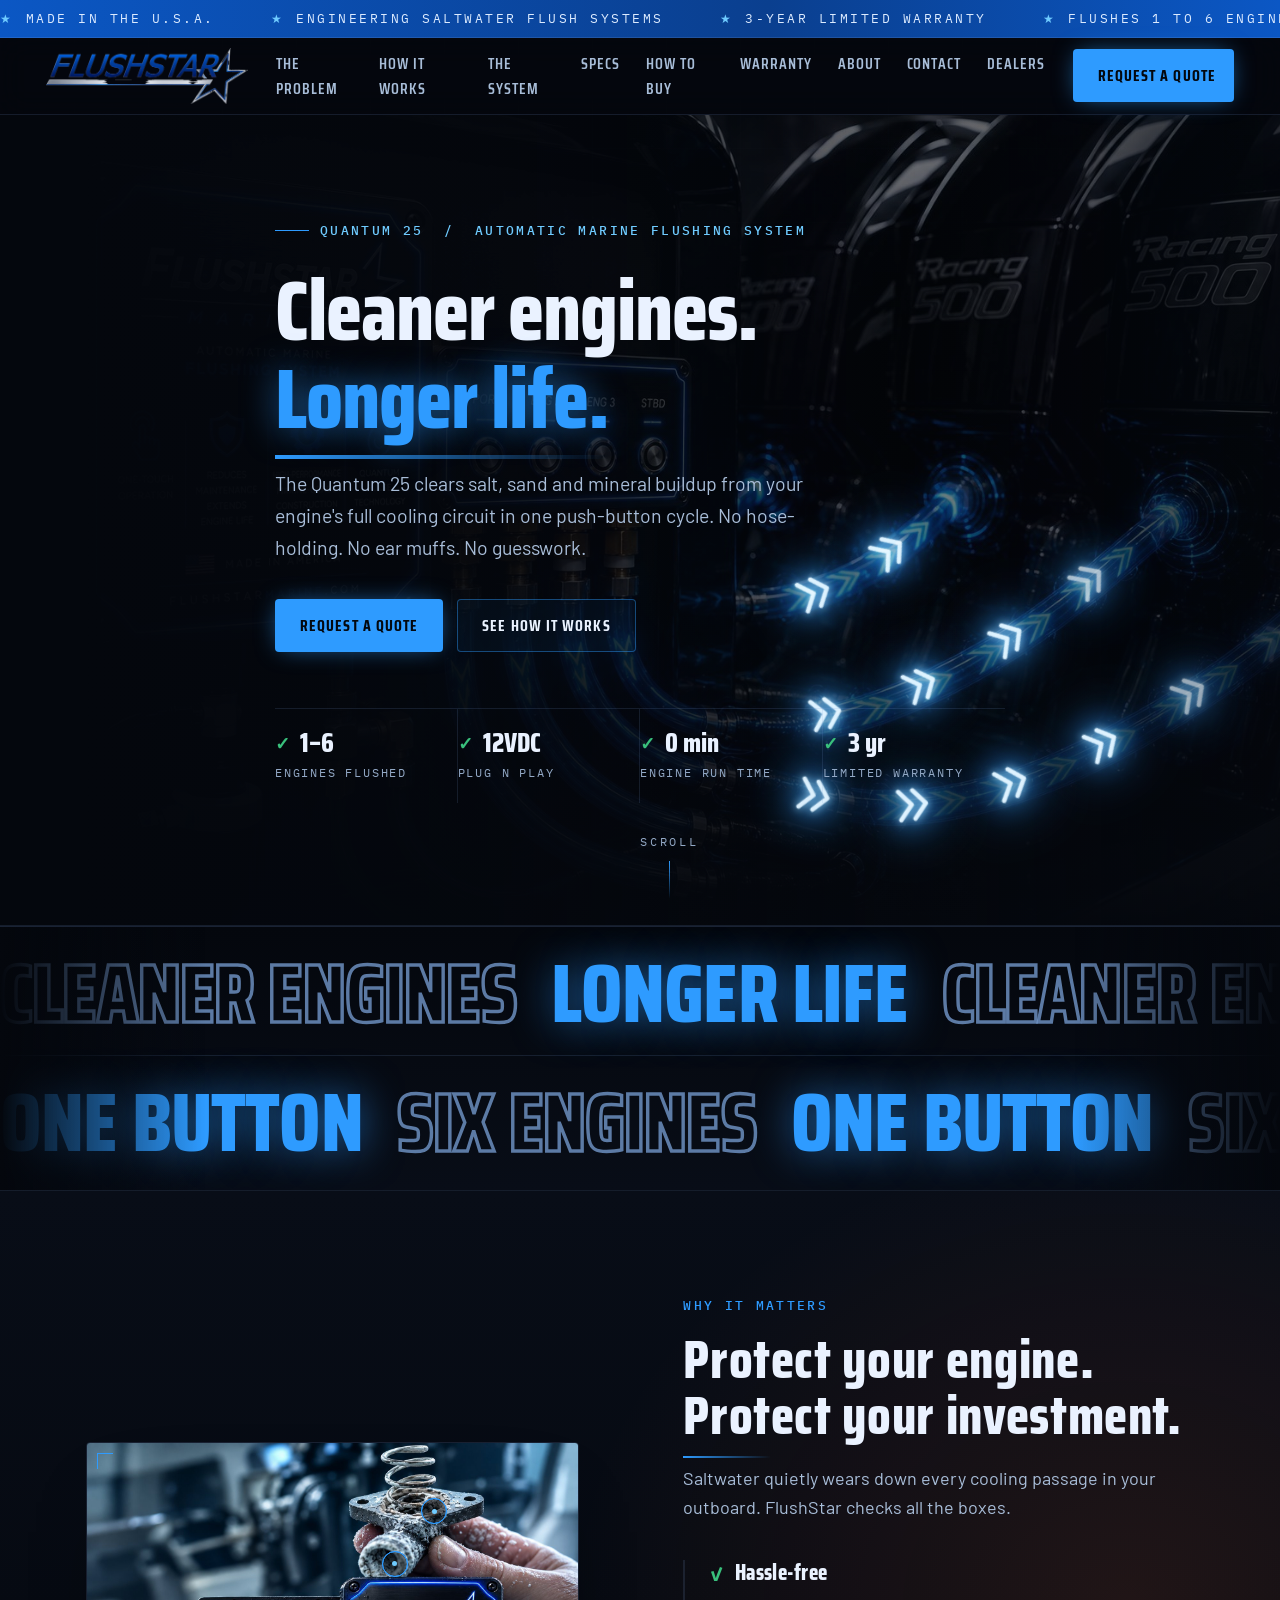
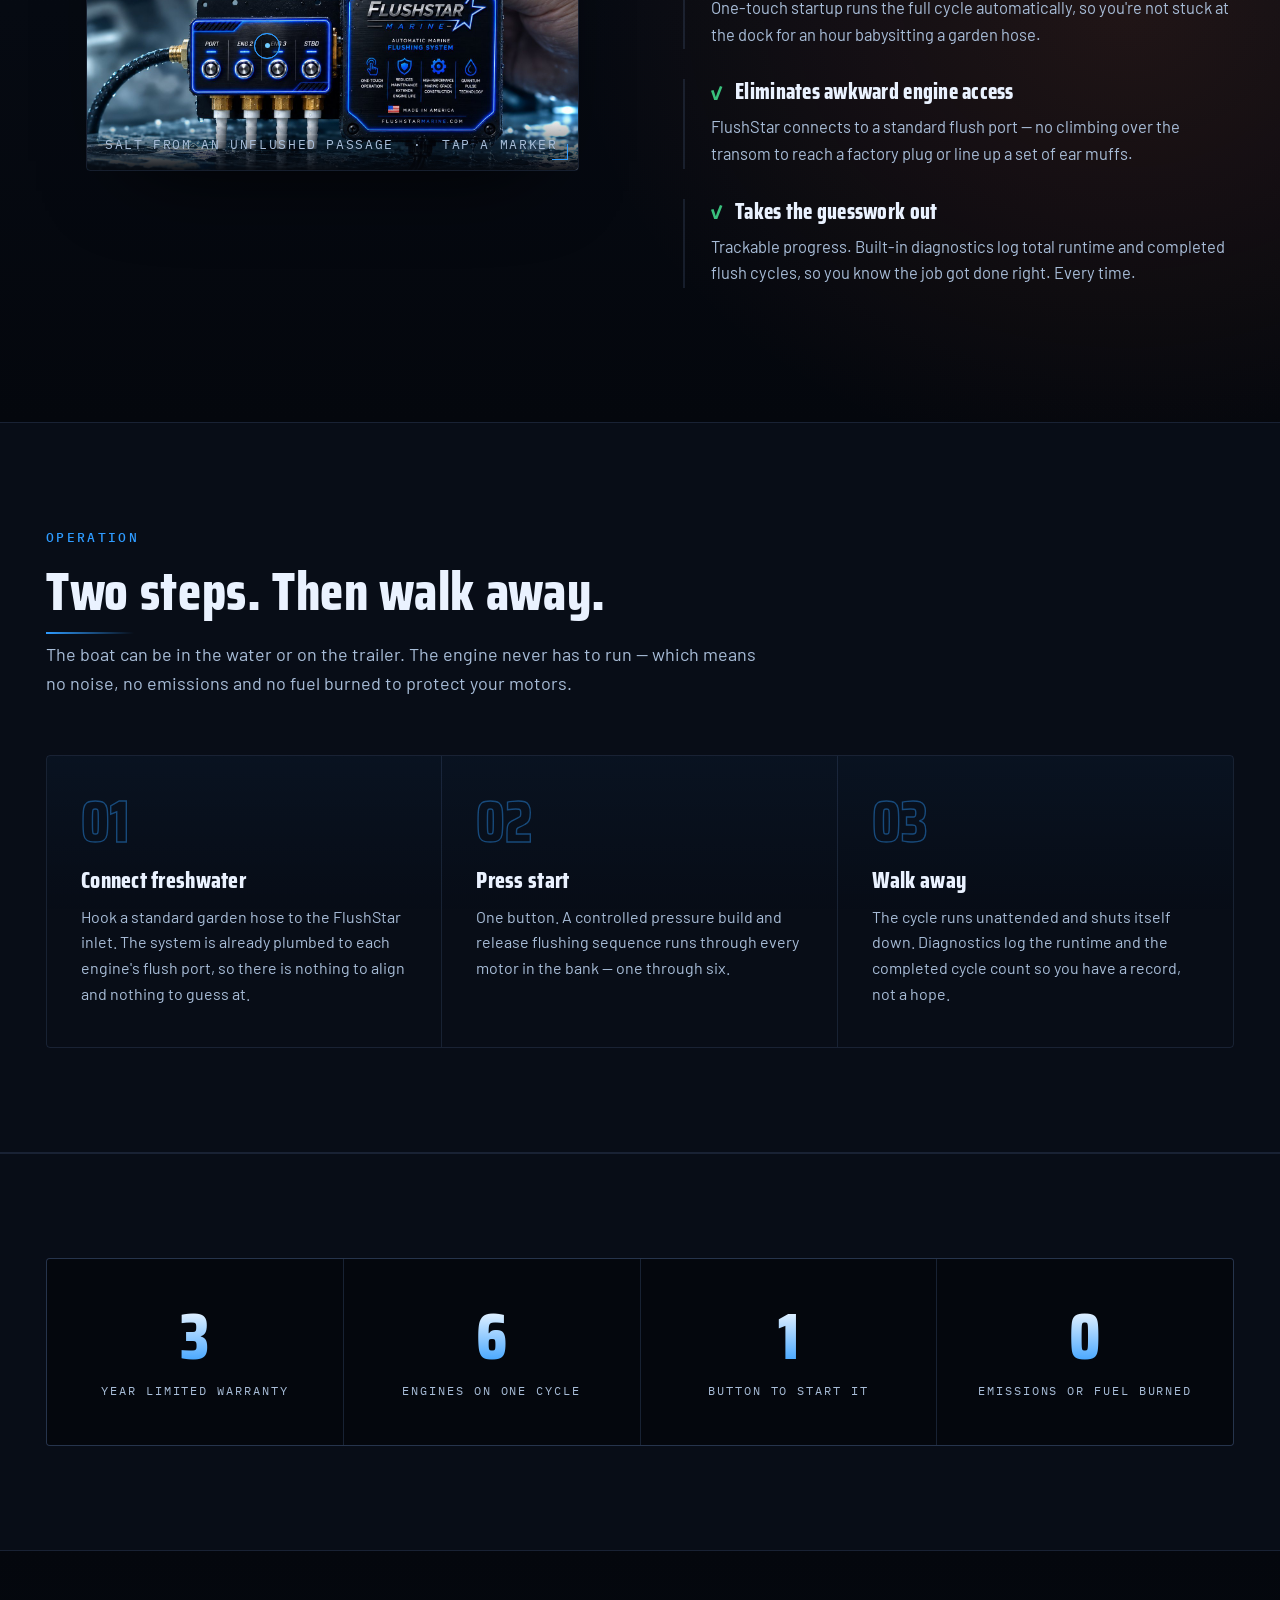
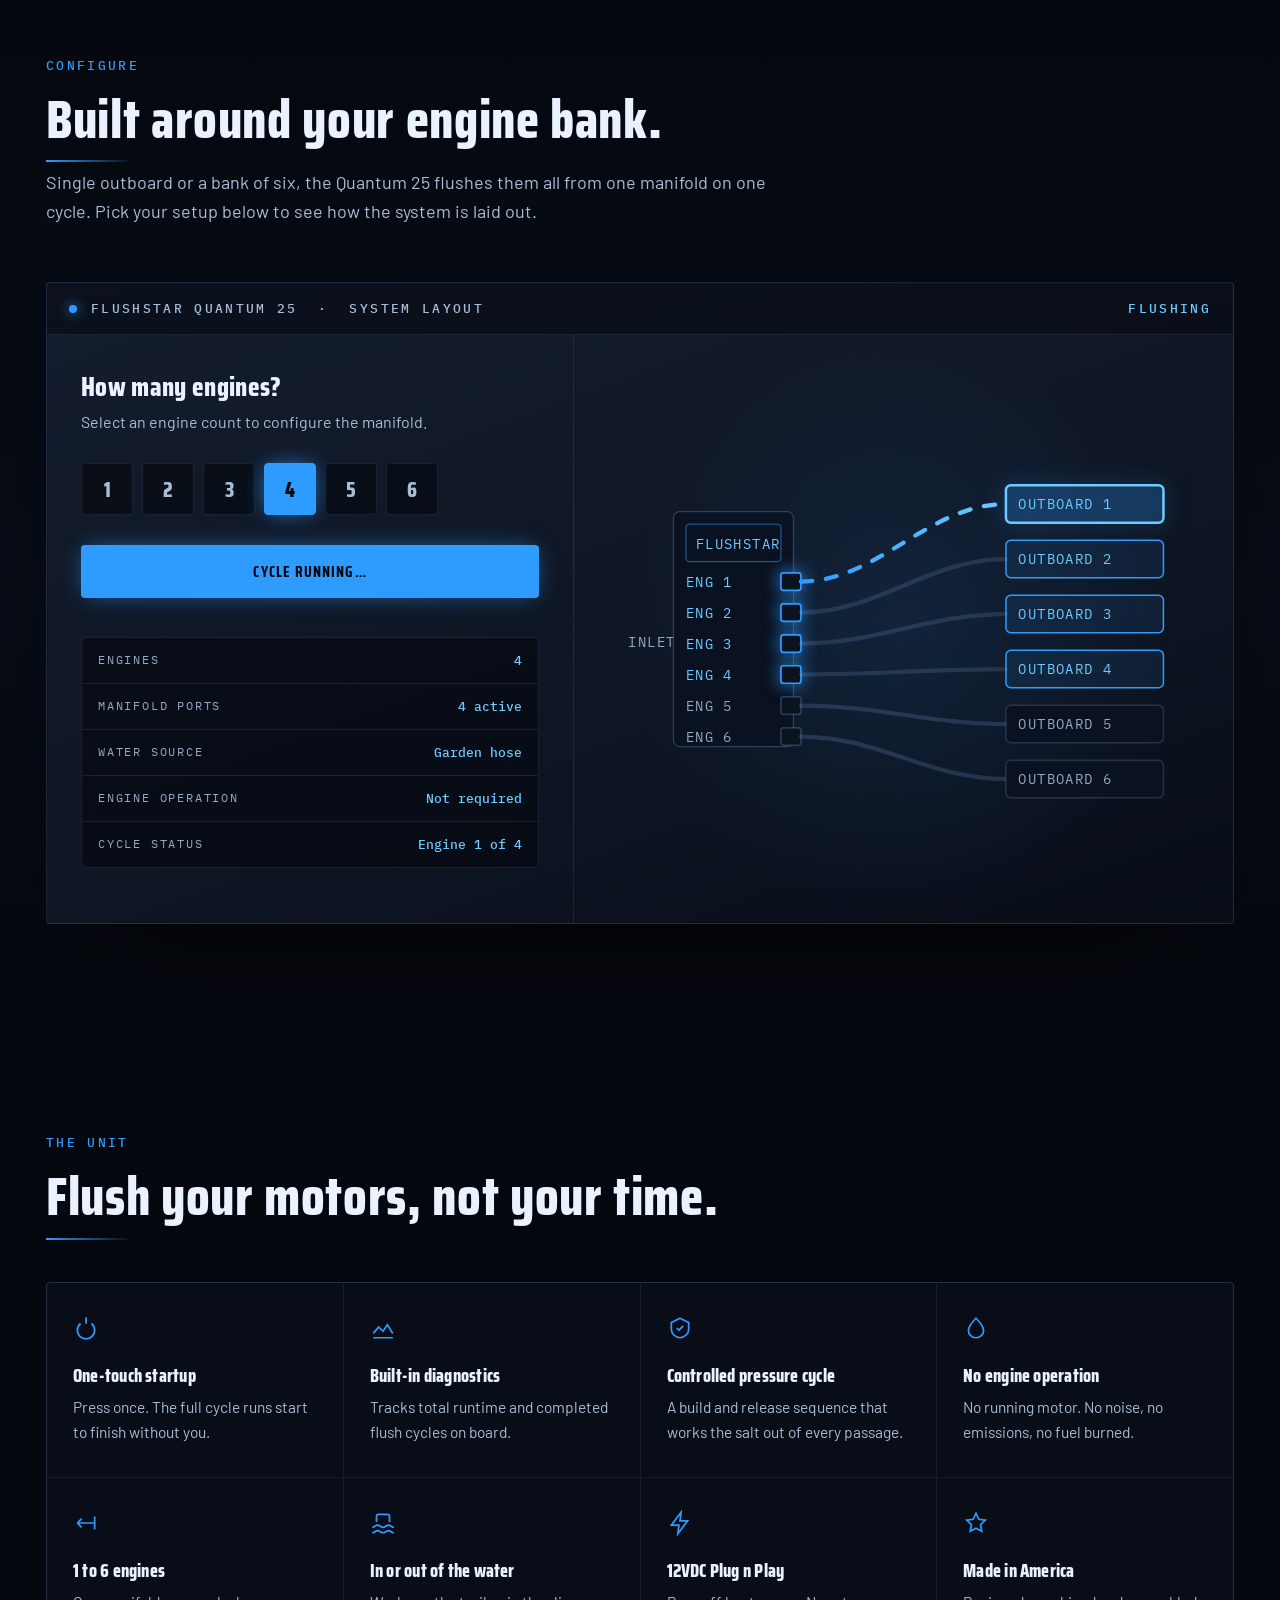
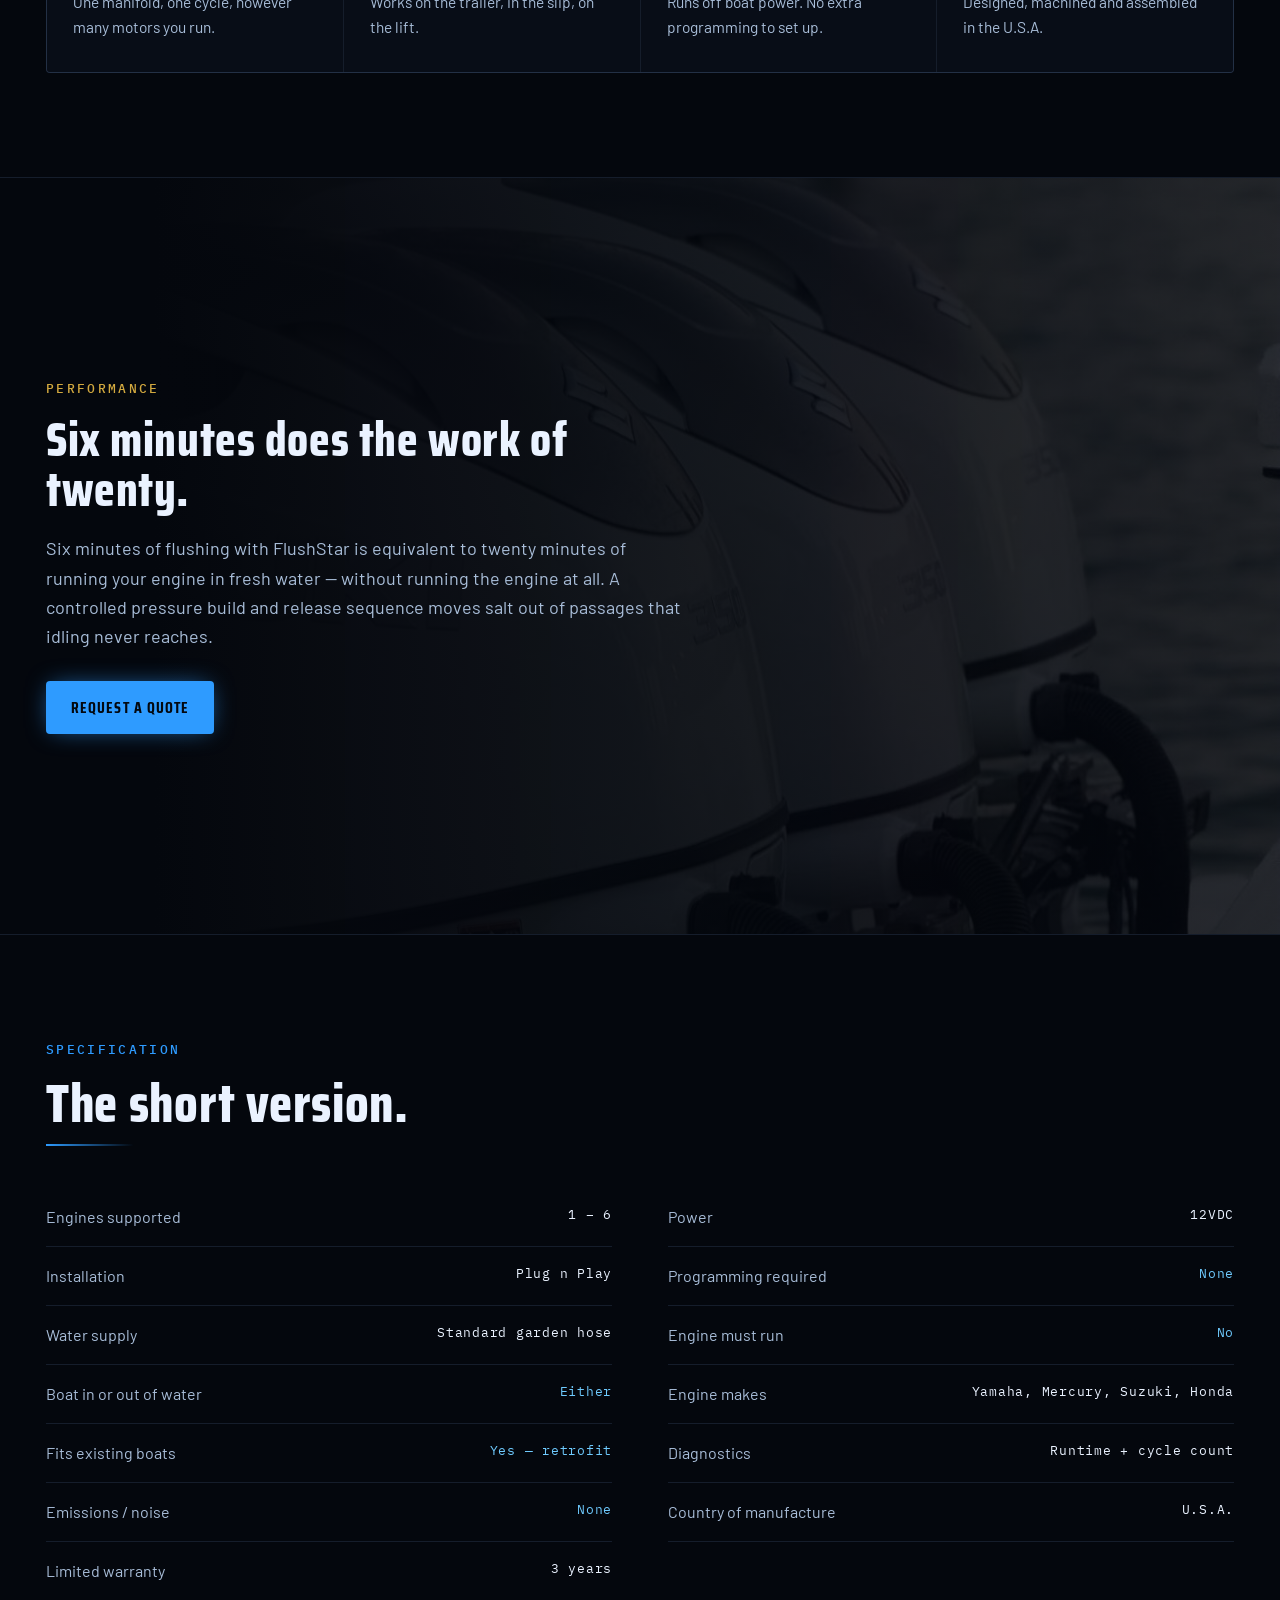
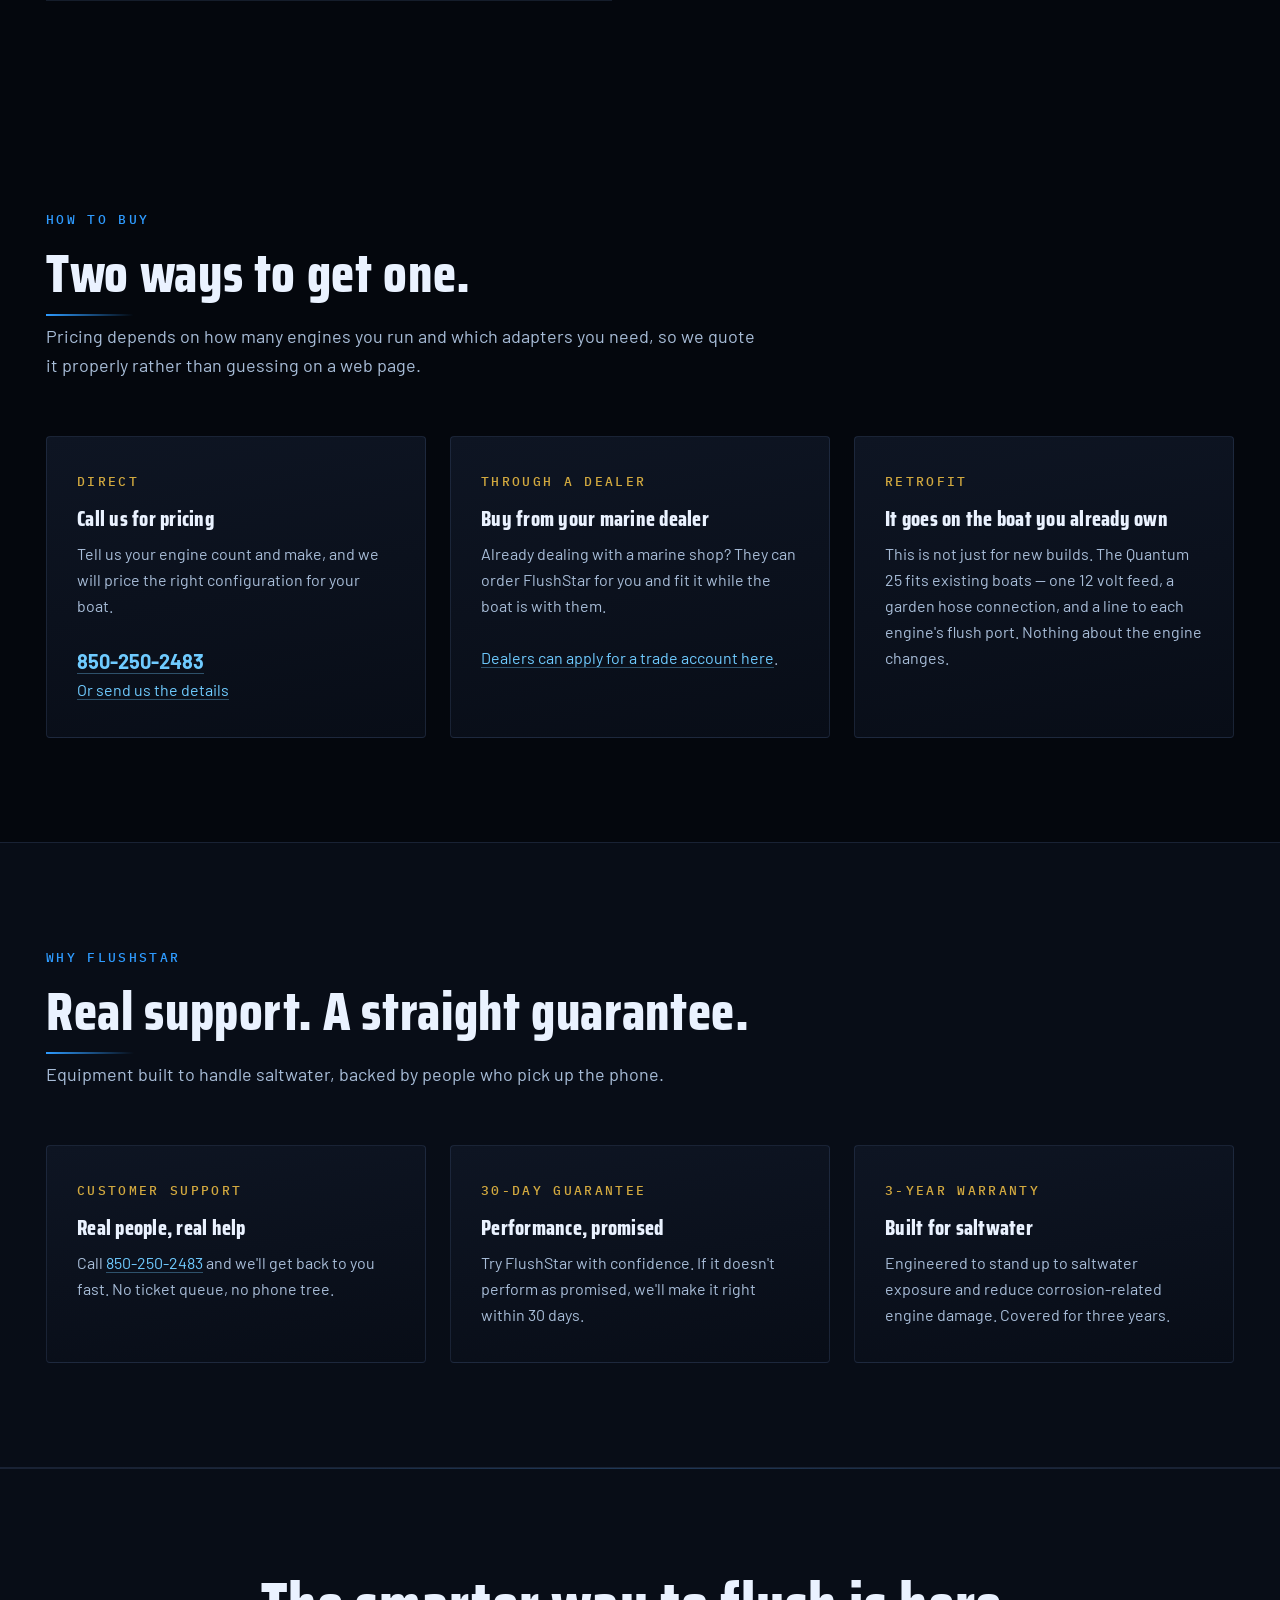
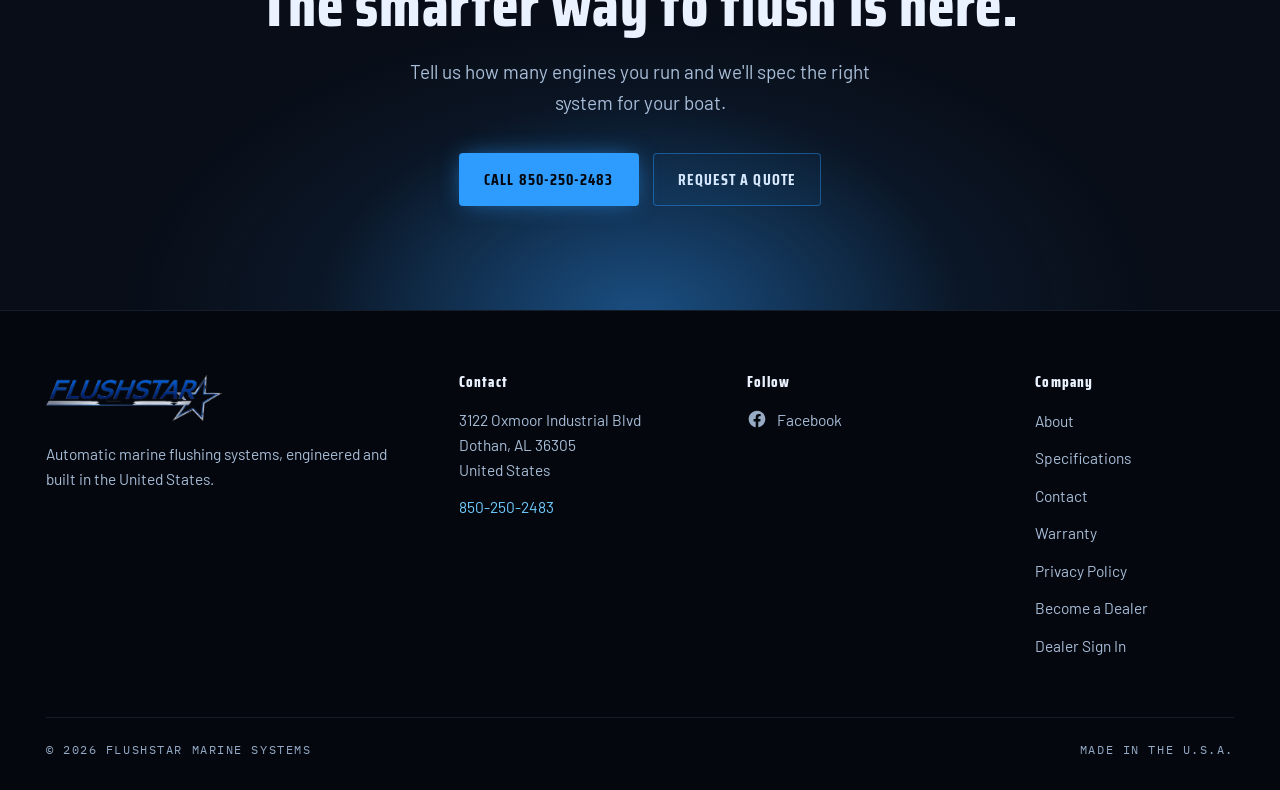
<file: index.html>
<!DOCTYPE html>
<html lang="en">
<head>
<meta charset="utf-8">
<meta name="viewport" content="width=device-width,initial-scale=1">
<title>FlushStar Marine Systems | Automatic Outboard Flushing System</title>
<meta name="description" content="Outboard engine flushing system. One push-button cycle clears salt from the cooling circuit of up to 6 engines. No engine run time. Made in the U.S.A.">
<link rel="icon" href="/favicon.ico" sizes="any">
<link rel="icon" type="image/png" sizes="32x32" href="/img/icon-32.png">
<link rel="icon" type="image/png" sizes="16x16" href="/img/icon-16.png">
<link rel="apple-touch-icon" sizes="180x180" href="/img/icon-180.png">

<link rel="canonical" href="https://www.flushstarmarine.com/">

<!-- Link preview (Open Graph / Twitter) -->
<meta property="og:type" content="website">
<meta property="og:site_name" content="FlushStar Marine Systems">
<meta property="og:url" content="https://www.flushstarmarine.com/">
<meta property="og:title" content="FlushStar Marine Systems | Automatic Marine Flushing System">
<meta property="og:description" content="The Quantum 25 clears salt, sand and mineral buildup from your outboard's full cooling circuit in one push-button cycle. Flushes 1 to 6 engines. Made in the U.S.A.">
<meta property="og:image" content="https://www.flushstarmarine.com/og-image.jpg">
<meta property="og:image:secure_url" content="https://www.flushstarmarine.com/og-image.jpg">
<meta property="og:image:type" content="image/jpeg">
<meta property="og:image:width" content="1200">
<meta property="og:image:height" content="630">
<meta property="og:image:alt" content="FlushStar Marine Systems - Automatic Marine Flushing System">
<meta name="twitter:card" content="summary_large_image">
<meta name="twitter:title" content="FlushStar Marine Systems | Automatic Marine Flushing System">
<meta name="twitter:description" content="One push-button cycle clears salt, sand and mineral buildup from up to six outboards. Made in the U.S.A.">
<meta name="twitter:image" content="https://www.flushstarmarine.com/og-image.jpg">
<meta name="theme-color" content="#04070D">

<link rel="preconnect" href="https://fonts.googleapis.com">
<link rel="preconnect" href="https://fonts.gstatic.com" crossorigin>
<link href="https://fonts.googleapis.com/css2?family=Saira+Condensed:wght@500;600;700;800&family=Barlow:wght@400;500;600&family=IBM+Plex+Mono:wght@400;500;600&display=swap" rel="stylesheet">
<link rel="stylesheet" href="style.css?v=8">
<script type="application/ld+json">
{
  "@context": "https://schema.org",
  "@type": "Organization",
  "@id": "https://www.flushstarmarine.com/#organization",
  "name": "FlushStar Marine Systems",
  "url": "https://www.flushstarmarine.com/",
  "logo": "https://www.flushstarmarine.com/img/logo.png",
  "image": "https://www.flushstarmarine.com/og-image.jpg",
  "description": "Automatic marine flushing systems for outboard engines. One push-button cycle clears salt, sand and mineral buildup from the full cooling circuit of up to six engines, with no engine run time.",
  "telephone": "+1-850-250-2483",
  "email": "customercare@flushstarmarine.com",
  "address": {
    "@type": "PostalAddress",
    "streetAddress": "3122 Oxmoor Industrial Blvd",
    "addressLocality": "Dothan",
    "addressRegion": "AL",
    "postalCode": "36305",
    "addressCountry": "US"
  },
  "sameAs": [
    "https://www.facebook.com/61574393173912"
  ],
  "makesOffer": {
    "@type": "Offer",
    "itemOffered": {
      "@type": "Product",
      "name": "FlushStar Quantum 25",
      "description": "Automatic marine flushing system. Flushes 1 to 6 outboard engines in one push-button cycle.",
      "brand": {
        "@type": "Brand",
        "name": "FlushStar Marine Systems"
      },
      "image": "https://www.flushstarmarine.com/img/manifold.jpg"
    }
  }
}
</script>

</head>
<body>
<div class="progress" id="progress"></div>
<div class="grid-bg"></div><div class="noise"></div>

<div class="ticker">
  <div class="ticker-in">
    <span>Made in the U.S.A.</span><span>Engineering saltwater flush systems</span>
    <span>3-year limited warranty</span><span>Flushes 1 to 6 engines</span>
    <span>12VDC Plug n Play</span><span>No engine operation required</span>
    <span>Made in the U.S.A.</span><span>Engineering saltwater flush systems</span>
    <span>3-year limited warranty</span><span>Flushes 1 to 6 engines</span>
    <span>12VDC Plug n Play</span><span>No engine operation required</span>
  </div>
</div>

<header>
  <div class="wrap nav">
    <a class="logo" href="#top"><img src="img/logo.png" alt="FlushStar Marine Systems"></a>
    <button class="burger" id="burger" aria-label="Menu" aria-expanded="false"><span></span><span></span><span></span></button>
    <nav class="nav-links" id="navlinks">
      <a href="#problem">The Problem</a>
      <a href="#how">How It Works</a>
      <a href="#system">The System</a>
      <a href="#specs">Specs</a>
      <a href="#buy">How to Buy</a>
      <a href="warranty.html">Warranty</a>
      <a href="about.html">About</a>
      <a href="contact.php">Contact</a>
      <a href="dealer-apply.php">Dealers</a>
    </nav>
    <a class="btn btn-primary" href="contact.php">Request a Quote</a>
  </div>
</header>

<main id="top">

<!-- HERO -->
<section class="hero" style="padding:0">
  <div class="hero-img"><img src="img/manifold.jpg" alt="FlushStar Quantum 25 manifold connected to a bank of outboard engines"></div>
  <!-- Flow arrows travelling up the hoses into the engines. The three paths are
       traced from the hoses in the photograph behind them, so the chevrons ride
       along the real hose runs. The viewBox matches the photo's 3:2 aspect and
       uses "slice", which crops exactly as the image's object-fit:cover does. -->
  <svg class="flow" viewBox="0 0 1200 800" preserveAspectRatio="xMidYMid slice" aria-hidden="true">
    <defs>
      <path id="ha" d="M700,469 C767,487 835,423 902,367"/>
      <path id="hb" d="M700,580 C830,587 960,507 1090,383"/>
      <path id="hc" d="M700,626 C867,719 1033,600 1200,496"/>
    </defs>
    <g class="chev"><path d="M-11,-13 L0,0 L-11,13 M-24,-13 L-13,0 L-24,13"/><animateMotion dur="1.20s" repeatCount="indefinite" rotate="auto" begin="0s"><mpath xlink:href="#ha" href="#ha"/></animateMotion><animate attributeName="opacity" values="0;1;1;0" keyTimes="0;.14;.72;1" dur="1.20s" repeatCount="indefinite" begin="0s"/></g>
    <g class="chev"><path d="M-11,-13 L0,0 L-11,13 M-24,-13 L-13,0 L-24,13"/><animateMotion dur="1.20s" repeatCount="indefinite" rotate="auto" begin="-0.40s"><mpath xlink:href="#ha" href="#ha"/></animateMotion><animate attributeName="opacity" values="0;1;1;0" keyTimes="0;.14;.72;1" dur="1.20s" repeatCount="indefinite" begin="-0.40s"/></g>
    <g class="chev"><path d="M-11,-13 L0,0 L-11,13 M-24,-13 L-13,0 L-24,13"/><animateMotion dur="1.20s" repeatCount="indefinite" rotate="auto" begin="-0.80s"><mpath xlink:href="#ha" href="#ha"/></animateMotion><animate attributeName="opacity" values="0;1;1;0" keyTimes="0;.14;.72;1" dur="1.20s" repeatCount="indefinite" begin="-0.80s"/></g>

    <g class="chev"><path d="M-11,-13 L0,0 L-11,13 M-24,-13 L-13,0 L-24,13"/><animateMotion dur="2.29s" repeatCount="indefinite" rotate="auto" begin="0s"><mpath xlink:href="#hb" href="#hb"/></animateMotion><animate attributeName="opacity" values="0;1;1;0" keyTimes="0;.14;.72;1" dur="2.29s" repeatCount="indefinite" begin="0s"/></g>
    <g class="chev"><path d="M-11,-13 L0,0 L-11,13 M-24,-13 L-13,0 L-24,13"/><animateMotion dur="2.29s" repeatCount="indefinite" rotate="auto" begin="-0.46s"><mpath xlink:href="#hb" href="#hb"/></animateMotion><animate attributeName="opacity" values="0;1;1;0" keyTimes="0;.14;.72;1" dur="2.29s" repeatCount="indefinite" begin="-0.46s"/></g>
    <g class="chev"><path d="M-11,-13 L0,0 L-11,13 M-24,-13 L-13,0 L-24,13"/><animateMotion dur="2.29s" repeatCount="indefinite" rotate="auto" begin="-0.92s"><mpath xlink:href="#hb" href="#hb"/></animateMotion><animate attributeName="opacity" values="0;1;1;0" keyTimes="0;.14;.72;1" dur="2.29s" repeatCount="indefinite" begin="-0.92s"/></g>
    <g class="chev"><path d="M-11,-13 L0,0 L-11,13 M-24,-13 L-13,0 L-24,13"/><animateMotion dur="2.29s" repeatCount="indefinite" rotate="auto" begin="-1.37s"><mpath xlink:href="#hb" href="#hb"/></animateMotion><animate attributeName="opacity" values="0;1;1;0" keyTimes="0;.14;.72;1" dur="2.29s" repeatCount="indefinite" begin="-1.37s"/></g>
    <g class="chev"><path d="M-11,-13 L0,0 L-11,13 M-24,-13 L-13,0 L-24,13"/><animateMotion dur="2.29s" repeatCount="indefinite" rotate="auto" begin="-1.83s"><mpath xlink:href="#hb" href="#hb"/></animateMotion><animate attributeName="opacity" values="0;1;1;0" keyTimes="0;.14;.72;1" dur="2.29s" repeatCount="indefinite" begin="-1.83s"/></g>

    <g class="chev"><path d="M-11,-13 L0,0 L-11,13 M-24,-13 L-13,0 L-24,13"/><animateMotion dur="2.78s" repeatCount="indefinite" rotate="auto" begin="0s"><mpath xlink:href="#hc" href="#hc"/></animateMotion><animate attributeName="opacity" values="0;1;1;0" keyTimes="0;.14;.72;1" dur="2.78s" repeatCount="indefinite" begin="0s"/></g>
    <g class="chev"><path d="M-11,-13 L0,0 L-11,13 M-24,-13 L-13,0 L-24,13"/><animateMotion dur="2.78s" repeatCount="indefinite" rotate="auto" begin="-0.46s"><mpath xlink:href="#hc" href="#hc"/></animateMotion><animate attributeName="opacity" values="0;1;1;0" keyTimes="0;.14;.72;1" dur="2.78s" repeatCount="indefinite" begin="-0.46s"/></g>
    <g class="chev"><path d="M-11,-13 L0,0 L-11,13 M-24,-13 L-13,0 L-24,13"/><animateMotion dur="2.78s" repeatCount="indefinite" rotate="auto" begin="-0.93s"><mpath xlink:href="#hc" href="#hc"/></animateMotion><animate attributeName="opacity" values="0;1;1;0" keyTimes="0;.14;.72;1" dur="2.78s" repeatCount="indefinite" begin="-0.93s"/></g>
    <g class="chev"><path d="M-11,-13 L0,0 L-11,13 M-24,-13 L-13,0 L-24,13"/><animateMotion dur="2.78s" repeatCount="indefinite" rotate="auto" begin="-1.39s"><mpath xlink:href="#hc" href="#hc"/></animateMotion><animate attributeName="opacity" values="0;1;1;0" keyTimes="0;.14;.72;1" dur="2.78s" repeatCount="indefinite" begin="-1.39s"/></g>
    <g class="chev"><path d="M-11,-13 L0,0 L-11,13 M-24,-13 L-13,0 L-24,13"/><animateMotion dur="2.78s" repeatCount="indefinite" rotate="auto" begin="-1.86s"><mpath xlink:href="#hc" href="#hc"/></animateMotion><animate attributeName="opacity" values="0;1;1;0" keyTimes="0;.14;.72;1" dur="2.78s" repeatCount="indefinite" begin="-1.86s"/></g>
    <g class="chev"><path d="M-11,-13 L0,0 L-11,13 M-24,-13 L-13,0 L-24,13"/><animateMotion dur="2.78s" repeatCount="indefinite" rotate="auto" begin="-2.32s"><mpath xlink:href="#hc" href="#hc"/></animateMotion><animate attributeName="opacity" values="0;1;1;0" keyTimes="0;.14;.72;1" dur="2.78s" repeatCount="indefinite" begin="-2.32s"/></g>
  </svg>
  <div class="wrap">
    <div class="hero-in">
      <span class="eyebrow mono">Quantum 25 &nbsp;/&nbsp; Automatic Marine Flushing System</span>
      <h1 id="h1">Cleaner engines.<br><em>Longer life.</em></h1>
      <p class="lede">The Quantum 25 clears salt, sand and mineral buildup from your engine's full cooling
        circuit in one push-button cycle. No hose-holding. No ear muffs. No guesswork.</p>
      <div class="hero-cta">
        <a class="btn btn-primary" href="contact.php">Request a Quote</a>
        <a class="btn btn-ghost" href="#how">See How It Works</a>
      </div>
      <div class="spec-strip">
        <div><b><span class="tick">&#10003;</span>1&ndash;6</b><small>Engines flushed</small></div>
        <div><b><span class="tick">&#10003;</span>12VDC</b><small>Plug n Play</small></div>
        <div><b><span class="tick">&#10003;</span>0 min</b><small>Engine run time</small></div>
        <div><b><span class="tick">&#10003;</span>3 yr</b><small>Limited warranty</small></div>
      </div>
    </div>
  </div>
  <div class="cue"><span>Scroll</span><i></i></div>
</section>

<!-- KINETIC BAND -->
<section class="kinetic" aria-hidden="true">
  <div class="kin-row kin-a">
    <b>Cleaner engines</b><b class="kin-hot">Longer life</b><b>Cleaner engines</b><b class="kin-hot">Longer life</b>
    <b>Cleaner engines</b><b class="kin-hot">Longer life</b><b>Cleaner engines</b><b class="kin-hot">Longer life</b>
  </div>
  <div class="kin-row kin-b" style="border-top:1px solid var(--line);margin-top:-6px">
    <b class="kin-hot">One button</b><b>Six engines</b><b class="kin-hot">One button</b><b>Six engines</b>
    <b class="kin-hot">One button</b><b>Six engines</b><b class="kin-hot">One button</b><b>Six engines</b>
  </div>
</section>

<!-- PROBLEM -->
<section class="problem" id="problem">
  <div class="wrap">
    <div class="split">
      <figure class="figure rv" id="corrFig">
        <span class="corner tl"></span><span class="corner br"></span>
        <img src="img/unit-corrosion.jpg" alt="A salt-encrusted thermostat housing held beside a FlushStar unit">
        <button class="hot" style="left:68%;top:17%" data-i="0" aria-expanded="false"
                aria-label="What salt buildup looks like"><i></i></button>
        <button class="hot" style="left:60%;top:33%" data-i="1" aria-expanded="false"
                aria-label="A blocked cooling passage"><i></i></button>
        <button class="hot" style="left:34%;top:58%" data-i="2" aria-expanded="false"
                aria-label="The FlushStar manifold"><i></i></button>
        <div class="hot-note" id="hotNote" style="left:5%;top:6%"></div>
        <figcaption id="corrCap">Salt from an unflushed passage &nbsp;&middot;&nbsp; tap a marker</figcaption>
      </figure>
      <div class="rv">
        <div class="sec-head" style="margin-bottom:38px">
          <span class="mono">Why it matters</span>
          <h2>Protect your engine.<br>Protect your investment.</h2>
          <p>Saltwater quietly wears down every cooling passage in your outboard.
             FlushStar checks all the boxes.</p>
        </div>
        <div class="pain">
          <h3><span class="tick">&#10003;</span>Hassle-free</h3>
          <p>One-touch startup runs the full cycle automatically, so you're not stuck at the dock
             for an hour babysitting a garden hose.</p>
        </div>
        <div class="pain">
          <h3><span class="tick">&#10003;</span>Eliminates awkward engine access</h3>
          <p>FlushStar connects to a standard flush port &mdash; no climbing over the transom
             to reach a factory plug or line up a set of ear muffs.</p>
        </div>
        <div class="pain">
          <h3><span class="tick">&#10003;</span>Takes the guesswork out</h3>
          <p>Trackable progress. Built-in diagnostics log total runtime and completed flush
             cycles, so you know the job got done right. Every time.</p>
        </div>
      </div>
    </div>
  </div>
</section>

<!-- HOW -->
<section class="how" id="how">
  <div class="wrap">
    <div class="sec-head rv">
      <span class="mono">Operation</span>
      <h2>Two steps. Then walk away.</h2>
      <p>The boat can be in the water or on the trailer. The engine never has to run &mdash;
         which means no noise, no emissions and no fuel burned to protect your motors.</p>
    </div>
    <div class="steps stagger rv">
      <div class="step">
        <span class="num">01</span>
        <h3>Connect freshwater</h3>
        <p>Hook a standard garden hose to the FlushStar inlet. The system is already plumbed to
           each engine's flush port, so there is nothing to align and nothing to guess at.</p>
      </div>
      <div class="step">
        <span class="num">02</span>
        <h3>Press start</h3>
        <p>One button. A controlled pressure build and release flushing sequence runs through
           every motor in the bank &mdash; one through six.</p>
      </div>
      <div class="step">
        <span class="num">03</span>
        <h3>Walk away</h3>
        <p>The cycle runs unattended and shuts itself down. Diagnostics log the runtime and the
           completed cycle count so you have a record, not a hope.</p>
      </div>
    </div>
  </div>
</section>

<!-- STATS -->
<section class="stats">
  <div class="wrap">
    <div class="stat-grid stagger rv">
      <div class="stat"><b data-count="3" data-suffix="">0</b><small>Year limited warranty</small></div>
      <div class="stat"><b data-count="6" data-suffix="">0</b><small>Engines on one cycle</small></div>
      <div class="stat"><b data-count="1" data-suffix="">0</b><small>Button to start it</small></div>
      <div class="stat"><b data-count="0" data-suffix="">0</b><small>Emissions or fuel burned</small></div>
    </div>
  </div>
</section>

<!-- CONFIGURATOR -->
<section class="config" id="system">
  <div class="wrap">
    <div class="sec-head rv">
      <span class="mono">Configure</span>
      <h2>Built around your engine bank.</h2>
      <p>Single outboard or a bank of six, the Quantum 25 flushes them all from one manifold on one
         cycle. Pick your setup below to see how the system is laid out.</p>
    </div>

    <div class="panel rv">
      <div class="panel-top">
        <span class="led"></span>
        <span class="mono">FlushStar Quantum 25 &nbsp;&middot;&nbsp; System Layout</span>
        <span class="mono right" id="statusText">Ready</span>
      </div>
      <div class="panel-body">
        <div class="panel-ctrl">
          <h3>How many engines?</h3>
          <p>Select an engine count to configure the manifold.</p>
          <div class="dial" id="dial" role="group" aria-label="Engine count"></div>
          <button class="btn btn-primary" id="runBtn" style="width:100%;justify-content:center;margin-bottom:22px">
            Run Flush Cycle
          </button>
          <dl class="readout">
            <div><dt>Engines</dt><dd id="rEng">4</dd></div>
            <div><dt>Manifold ports</dt><dd id="rPorts">4 active</dd></div>
            <div><dt>Water source</dt><dd class="yes">Garden hose</dd></div>
            <div><dt>Engine operation</dt><dd class="yes">Not required</dd></div>
            <div><dt>Cycle status</dt><dd id="rStatus">Standby</dd></div>
          </dl>
        </div>
        <div class="panel-vis">
          <svg viewBox="0 0 460 320" role="img" aria-label="Diagram of the FlushStar manifold feeding each engine">
            <defs>
              <linearGradient id="flowgrad" x1="0" y1="0" x2="1" y2="0">
                <stop offset="0%" stop-color="#2E9BFF"/><stop offset="100%" stop-color="#6FCBFF"/>
              </linearGradient>
            </defs>
            <!-- inlet -->
            <path class="hose on" d="M16 184 L46 184"/>
            <text class="port-label" x="10" y="174">INLET</text>
            <!-- controller body -->
            <rect x="46" y="66" width="96" height="188" rx="5" fill="#0A1120" stroke="rgba(126,166,222,.3)"/>
            <rect x="56" y="76" width="76" height="30" rx="3" fill="none" stroke="rgba(46,155,255,.5)"/>
            <text class="port-label on" x="64" y="96">FLUSHSTAR</text>
            <g id="ports"></g>
            <g id="hoses"></g>
            <g id="engines"></g>
          </svg>
        </div>
      </div>
    </div>
  </div>
</section>

<!-- FEATURES -->
<section>
  <div class="wrap">
    <div class="sec-head rv">
      <span class="mono">The unit</span>
      <h2>Flush your motors, not your time.</h2>
    </div>
    <div class="feat-grid stagger rv">
      <div class="feat">
        <svg viewBox="0 0 24 24"><path d="M12 2v6M12 22a8 8 0 0 0 8-8 8 8 0 0 0-3-6.2M7 7.8A8 8 0 0 0 4 14a8 8 0 0 0 8 8"/></svg>
        <h3>One-touch startup</h3><p>Press once. The full cycle runs start to finish without you.</p>
      </div>
      <div class="feat">
        <svg viewBox="0 0 24 24"><path d="M3 17l5-6 4 4 4-6 5 8M3 21h18"/></svg>
        <h3>Built-in diagnostics</h3><p>Tracks total runtime and completed flush cycles on board.</p>
      </div>
      <div class="feat">
        <svg viewBox="0 0 24 24"><path d="M12 3l8 4v6c0 4.4-3.4 7.4-8 8-4.6-.6-8-3.6-8-8V7z"/><path d="M9 12l2 2 4-4"/></svg>
        <h3>Controlled pressure cycle</h3><p>A build and release sequence that works the salt out of every passage.</p>
      </div>
      <div class="feat">
        <svg viewBox="0 0 24 24"><path d="M12 21c-3.9 0-7-3-7-6.7C5 10 12 3 12 3s7 7 7 11.3C19 18 15.9 21 12 21z"/></svg>
        <h3>No engine operation</h3><p>No running motor. No noise, no emissions, no fuel burned.</p>
      </div>
      <div class="feat">
        <svg viewBox="0 0 24 24"><path d="M4 12h16M4 12l4-4M4 12l4 4M20 6v12"/></svg>
        <h3>1 to 6 engines</h3><p>One manifold, one cycle, however many motors you run.</p>
      </div>
      <div class="feat">
        <svg viewBox="0 0 24 24"><path d="M2 16c2 0 3-2 5-2s3 2 5 2 3-2 5-2 3 2 5 2M2 21c2 0 3-2 5-2s3 2 5 2 3-2 5-2 3 2 5 2M6 11V6a2 2 0 0 1 2-2h8a2 2 0 0 1 2 2v5"/></svg>
        <h3>In or out of the water</h3><p>Works on the trailer, in the slip, on the lift.</p>
      </div>
      <div class="feat">
        <svg viewBox="0 0 24 24"><path d="M13 2L4 14h7l-1 8 9-12h-7z"/></svg>
        <h3>12VDC Plug n Play</h3><p>Runs off boat power. No extra programming to set up.</p>
      </div>
      <div class="feat">
        <svg viewBox="0 0 24 24"><path d="M12 3l2.6 5.6 6 .8-4.4 4.2 1.1 6L12 16.8 6.7 19.6l1.1-6L3.4 9.4l6-.8z"/></svg>
        <h3>Made in America</h3><p>Designed, machined and assembled in the U.S.A.</p>
      </div>
    </div>
  </div>
</section>

<!-- WARRANTY BAND -->
<section class="band">
  <div class="band-img"><img src="img/outboards.jpg" alt="A triple outboard installation on the water"></div>
  <div class="wrap">
    <div class="band-in rv">
      <span class="mono" style="color:var(--brass);display:block;margin-bottom:16px">Performance</span>
      <h2>Six minutes does the work of twenty.</h2>
      <p>Six minutes of flushing with FlushStar is equivalent to twenty minutes of running your
         engine in fresh water &mdash; without running the engine at all. A controlled pressure
         build and release sequence moves salt out of passages that idling never reaches.</p>
      <a class="btn btn-primary" href="contact.php">Request a Quote</a>
    </div>
  </div>
</section>

<!-- SPECS -->
<section id="specs">
  <div class="wrap">
    <div class="sec-head rv">
      <span class="mono">Specification</span>
      <h2>The short version.</h2>
    </div>
    <div class="specs rv">
      <dl>
        <div class="spec-row"><dt>Engines supported</dt><dd>1 &ndash; 6</dd></div>
        <div class="spec-row"><dt>Power</dt><dd>12VDC</dd></div>
        <div class="spec-row"><dt>Installation</dt><dd>Plug n Play</dd></div>
        <div class="spec-row"><dt>Programming required</dt><dd class="yes">None</dd></div>
        <div class="spec-row"><dt>Water supply</dt><dd>Standard garden hose</dd></div>
        <div class="spec-row"><dt>Engine must run</dt><dd class="yes">No</dd></div>
      </dl>
      <dl>
        <div class="spec-row"><dt>Boat in or out of water</dt><dd class="yes">Either</dd></div>
        <div class="spec-row"><dt>Engine makes</dt><dd>Yamaha, Mercury, Suzuki, Honda</dd></div>
        <div class="spec-row"><dt>Fits existing boats</dt><dd class="yes">Yes &mdash; retrofit</dd></div>
        <div class="spec-row"><dt>Diagnostics</dt><dd>Runtime + cycle count</dd></div>
        <div class="spec-row"><dt>Emissions / noise</dt><dd class="yes">None</dd></div>
        <div class="spec-row"><dt>Country of manufacture</dt><dd>U.S.A.</dd></div>
        <div class="spec-row"><dt>Limited warranty</dt><dd>3 years</dd></div>
      </dl>
    </div>
  </div>
</section>

<!-- TRUST -->
<!-- HOW TO BUY -->
<section id="buy">
  <div class="wrap">
    <div class="sec-head rv">
      <span class="mono">How to buy</span>
      <h2>Two ways to get one.</h2>
      <p>Pricing depends on how many engines you run and which adapters you need,
         so we quote it properly rather than guessing on a web page.</p>
    </div>

    <div class="trust stagger rv">
      <div class="tcard">
        <span class="mono">Direct</span>
        <h3>Call us for pricing</h3>
        <p>Tell us your engine count and make, and we will price the right
           configuration for your boat.<br><br>
           <a href="tel:8502502483" style="color:var(--volt-hot);font-size:20px"><b>850-250-2483</b></a><br>
           <a href="contact.php">Or send us the details</a></p>
      </div>
      <div class="tcard">
        <span class="mono">Through a dealer</span>
        <h3>Buy from your marine dealer</h3>
        <p>Already dealing with a marine shop? They can order FlushStar for you
           and fit it while the boat is with them.<br><br>
           <a href="dealer-apply.php">Dealers can apply for a trade account here</a>.</p>
      </div>
      <div class="tcard">
        <span class="mono">Retrofit</span>
        <h3>It goes on the boat you already own</h3>
        <p>This is not just for new builds. The Quantum 25 fits existing
           boats &mdash; one 12&nbsp;volt feed, a garden hose connection, and a
           line to each engine's flush port. Nothing about the engine changes.</p>
      </div>
    </div>
  </div>
</section>

<section class="how" id="contact">
  <div class="wrap">
    <div class="sec-head rv">
      <span class="mono">Why FlushStar</span>
      <h2>Real support. A straight guarantee.</h2>
      <p>Equipment built to handle saltwater, backed by people who pick up the phone.</p>
    </div>
    <div class="trust stagger rv">
      <div class="tcard">
        <span class="mono">Customer support</span>
        <h3>Real people, real help</h3>
        <p>Call <a href="tel:8502502483">850-250-2483</a> and we'll get back to you fast.
           No ticket queue, no phone tree.</p>
      </div>
      <div class="tcard">
        <span class="mono">30-day guarantee</span>
        <h3>Performance, promised</h3>
        <p>Try FlushStar with confidence. If it doesn't perform as promised, we'll make it right
           within 30 days.</p>
      </div>
      <div class="tcard">
        <span class="mono">3-year warranty</span>
        <h3>Built for saltwater</h3>
        <p>Engineered to stand up to saltwater exposure and reduce corrosion-related engine
           damage. Covered for three years.</p>
      </div>
    </div>
  </div>
</section>

<!-- CTA -->
<section class="cta">
  <div class="wrap">
    <div class="rv">
      <h2>The smarter way to flush is here.</h2>
      <p>Tell us how many engines you run and we'll spec the right system for your boat.</p>
      <div class="cta-row">
        <a class="btn btn-primary" href="tel:8502502483">Call 850-250-2483</a>
        <a class="btn btn-ghost" href="#top">Request a Quote</a>
      </div>
    </div>
  </div>
</section>

</main>

<footer>
  <div class="wrap">
    <div class="f-grid">
      <div>
        <img class="flogo" src="img/logo.png" alt="FlushStar Marine Systems">
        <p>Automatic marine flushing systems, engineered and built in the United States.</p>
      </div>
      <div>
        <h4>Contact</h4>
        <p>3122 Oxmoor Industrial Blvd<br>Dothan, AL 36305<br>United States</p>
        <p style="margin-top:12px"><a href="tel:8502502483" style="color:var(--volt-hot)">850-250-2483</a></p>
      </div>
      <div>
        <h4>Follow</h4>
        <ul class="social">
          <li>
            <a href="https://www.facebook.com/61574393173912" rel="noopener" target="_blank"
               aria-label="FlushStar Marine Systems on Facebook">
              <svg viewBox="0 0 24 24" width="20" height="20" aria-hidden="true" focusable="false">
                <path fill="currentColor" d="M22 12.06C22 6.5 17.52 2 12 2S2 6.5 2 12.06c0 5 3.66 9.15 8.44 9.94v-7.03H7.9v-2.91h2.54V9.85c0-2.52 1.5-3.91 3.77-3.91 1.09 0 2.24.2 2.24.2v2.46h-1.26c-1.24 0-1.63.78-1.63 1.57v1.89h2.78l-.44 2.91h-2.34V22c4.78-.79 8.44-4.94 8.44-9.94Z"/>
              </svg>
              <span>Facebook</span>
            </a>
          </li>
        </ul>
      </div>
      <div>
        <h4>Company</h4>
        <ul>
          <li><a href="about.html">About</a></li>
          <li><a href="#specs">Specifications</a></li>
          <li><a href="contact.php">Contact</a></li>
          <li><a href="warranty.html">Warranty</a></li>
          <li><a href="privacy.html">Privacy Policy</a></li>
          <li><a href="dealer-apply.php">Become a Dealer</a></li>
          <li><a href="dealer/login.php">Dealer Sign In</a></li>
        </ul>
      </div>
    </div>
    <div class="f-bot">
      <span>&copy; 2026 FlushStar Marine Systems</span>
      <span>Made in the U.S.A.</span>
    </div>
  </div>
</footer>

<script>
/* ---- mobile nav ---- */
var burger=document.getElementById('burger'),nl=document.getElementById('navlinks');
burger.addEventListener('click',function(){
  var open=nl.classList.toggle('open');
  burger.setAttribute('aria-expanded',open?'true':'false');
});
nl.addEventListener('click',function(e){if(e.target.tagName==='A')nl.classList.remove('open');});

/* ---- scroll reveal ---- */
var io=new IntersectionObserver(function(es){
  es.forEach(function(e){if(e.isIntersecting){e.target.classList.add('in');io.unobserve(e.target);}});
},{threshold:.12,rootMargin:'0px 0px -8% 0px'});
document.querySelectorAll('.rv, .sec-head').forEach(function(el){io.observe(el);});

var REDUCED=window.matchMedia('(prefers-reduced-motion: reduce)').matches;

/* ---- scroll progress ---- */
var prog=document.getElementById('progress'), ticking=false;
function onScroll(){
  var st=window.pageYOffset||document.documentElement.scrollTop;
  var max=document.documentElement.scrollHeight-window.innerHeight;
  prog.style.width=(max>0?(st/max)*100:0)+'%';
  ticking=false;
}
window.addEventListener('scroll',function(){
  if(!ticking){ticking=true;requestAnimationFrame(onScroll);}
},{passive:true});
onScroll();

/* ---- headline word-by-word reveal ---- */
(function(){
  var h=document.getElementById('h1'); if(!h||REDUCED)return;
  var i=0;
  function wrap(node){
    var out=[];
    [].slice.call(node.childNodes).forEach(function(n){
      if(n.nodeType===3){
        var frag=document.createDocumentFragment();
        n.textContent.split(/(\s+)/).forEach(function(t){
          if(!t.trim()){frag.appendChild(document.createTextNode(t));return;}
          var s=document.createElement('span');
          s.className='w'; s.textContent=t;
          s.style.animationDelay=(0.12+i*0.055).toFixed(3)+'s'; i++;
          frag.appendChild(s);
        });
        out.push([n,frag]);
      } else if(n.nodeType===1 && n.tagName!=='BR'){ wrap(n); }
    });
    out.forEach(function(pair){node.replaceChild(pair[1],pair[0]);});
  }
  wrap(h);
})();

/* ---- count-up stats ---- */
var cio=new IntersectionObserver(function(es){
  es.forEach(function(e){
    if(!e.isIntersecting)return;
    cio.unobserve(e.target);
    var b=e.target, target=parseInt(b.dataset.count,10), t0=null, DUR=1250;
    if(REDUCED||target===0){b.textContent=target;return;}
    function step(ts){
      if(!t0)t0=ts;
      var p=Math.min((ts-t0)/DUR,1);
      var eased=1-Math.pow(1-p,3);
      b.textContent=Math.round(target*eased);
      if(p<1)requestAnimationFrame(step);
    }
    requestAnimationFrame(step);
  });
},{threshold:.6});
document.querySelectorAll('.stat b[data-count]').forEach(function(b){cio.observe(b);});

/* ---- corrosion hotspots ---- */
(function(){
  var NOTES=[
    ['Salt buildup','This is what comes out of a cooling passage that never gets flushed. Every trip in salt water adds another layer.'],
    ['A blocked passage','Once the mineral crust closes the passage, coolant stops moving and the powerhead starts running hot.'],
    ['The fix','The Quantum 25 pushes fresh water through that entire circuit on one push-button cycle, before any of it can set.']
  ];
  var note=document.getElementById('hotNote');
  var hots=[].slice.call(document.querySelectorAll('#corrFig .hot'));
  if(!note||!hots.length)return;
  var openIdx=-1;
  function close(){
    openIdx=-1; note.classList.remove('show');
    hots.forEach(function(h){h.setAttribute('aria-expanded','false');});
  }
  hots.forEach(function(h){
    h.addEventListener('click',function(ev){
      ev.stopPropagation();
      var i=+h.dataset.i;
      if(openIdx===i){close();return;}
      close(); openIdx=i;
      note.innerHTML='<b>'+NOTES[i][0]+'</b>'+NOTES[i][1];
      note.classList.add('show');
      h.setAttribute('aria-expanded','true');
    });
  });
  document.addEventListener('click',function(){if(openIdx>-1)close();});
  document.addEventListener('keydown',function(e){if(e.key==='Escape')close();});
})();

/* ---- feature card cursor glow ---- */
document.querySelectorAll('.feat').forEach(function(f){
  f.addEventListener('mousemove',function(e){
    var r=f.getBoundingClientRect();
    f.style.setProperty('--mx',(e.clientX-r.left)+'px');
    f.style.setProperty('--my',(e.clientY-r.top)+'px');
  });
});

/* Scrollspy: light up the menu item for whichever section is on screen.
   Uses IntersectionObserver rather than a scroll handler so it costs nothing
   while the page is idle. */
(function(){
  var links = [].slice.call(document.querySelectorAll('.nav-links a[href^="#"], .nav-links a[href*="index.html#"]'));
  if(!links.length) return;
  var byId = {};
  links.forEach(function(a){
    var id = a.getAttribute('href').split('#')[1];
    if(id) byId[id] = a;
  });
  var sections = Object.keys(byId)
    .map(function(id){ return document.getElementById(id); })
    .filter(Boolean);
  if(!sections.length) return;

  function clear(){ links.forEach(function(a){ a.classList.remove('on'); }); }

  var seen = {};
  var obs = new IntersectionObserver(function(entries){
    entries.forEach(function(e){ seen[e.target.id] = e.isIntersecting ? e.intersectionRatio : 0; });
    // whichever visible section covers most of the viewport wins
    var best = null, bestRatio = 0;
    Object.keys(seen).forEach(function(id){
      if(seen[id] > bestRatio){ bestRatio = seen[id]; best = id; }
    });
    clear();
    if(best && byId[best]) byId[best].classList.add('on');
  }, { threshold:[0,.15,.35,.6,.85], rootMargin:'-70px 0px -35% 0px' });

  sections.forEach(function(sec){ obs.observe(sec); });
})();

/* Any counter carrying data-since works its own value out from the current
   year, so "38 years" rolls over to 39 in January without anyone editing a file. */
[].forEach.call(document.querySelectorAll('[data-since]'),function(el){
  var since=+el.getAttribute('data-since');
  if(since) el.setAttribute('data-count', String(new Date().getFullYear()-since));
});

/* ---- engine configurator ----
   The Quantum 25 works through the engine bank one at a time, so the diagram
   does too: the engine being flushed animates, the ones already done stay lit,
   the rest wait their turn. Flushing everything at once was wrong. */
var MAX=6, count=4, running=false, activeIdx=-1, doneCount=0;
var SECS_PER_ENGINE=2;
var portsG=document.getElementById('ports'),
    hosesG=document.getElementById('hoses'),
    engG=document.getElementById('engines'),
    dial=document.getElementById('dial'),
    NS='http://www.w3.org/2000/svg';

function el(tag,attrs){var n=document.createElementNS(NS,tag);
  for(var k in attrs)n.setAttribute(k,attrs[k]);return n;}

function buildDiagram(){
  portsG.textContent='';hosesG.textContent='';engG.textContent='';
  var top=122, gap=(246-122)/(MAX-1);
  for(var i=0;i<MAX;i++){
    var y=top+i*gap, on=i<count;
    // manifold port
    var p=el('rect',{x:132,y:y-7,width:16,height:14,rx:2,
      'class':'port-body'+(on?' on':'')});
    portsG.appendChild(p);
    var lb=el('text',{x:56,y:y+4,'class':'port-label'+(on?' on':'')});
    lb.textContent='ENG '+(i+1);
    portsG.appendChild(lb);
    // hose — three states while running: flushing now, already done, waiting
    var ey=44+i*44+16;
    var state='';
    if(on&&running){ state = (i===activeIdx) ? ' on' : (i<activeIdx ? ' done' : ' queued'); }
    var h=el('path',{d:'M148 '+y+' C 210 '+y+', 250 '+ey+', 312 '+ey,
      'class':'hose'+state});
    if(on&&!running)h.setAttribute('stroke','rgba(46,155,255,.45)');
    hosesG.appendChild(h);
    // engine block
    var estate = on ? ' on' : '';
    if(on&&running&&i===activeIdx) estate += ' active';
    if(on&&running&&i<activeIdx)  estate += ' done';
    var g=el('rect',{x:312,y:ey-15,width:126,height:30,rx:4,'class':'eng'+estate});
    engG.appendChild(g);
    var t=el('text',{x:322,y:ey+4,'class':'port-label'+(on?' on':'')});
    t.textContent='OUTBOARD '+(i+1);
    engG.appendChild(t);
  }
}

function buildDial(){
  for(var i=1;i<=MAX;i++){
    (function(n){
      var b=document.createElement('button');
      b.textContent=n;b.dataset.n=n;
      b.setAttribute('aria-pressed',n===count?'true':'false');
      b.setAttribute('aria-label',n+' engine'+(n>1?'s':''));
      b.addEventListener('click',function(){setCount(n);});
      dial.appendChild(b);
    })(i);
  }
}

function setCount(n){
  count=n;running=false;activeIdx=-1;doneCount=0;clearInterval(timer);
  [].forEach.call(dial.children,function(b){
    b.setAttribute('aria-pressed',(+b.dataset.n===n)?'true':'false');});
  document.getElementById('rEng').textContent=n;
  document.getElementById('rPorts').textContent=n+' active';
  document.getElementById('rStatus').textContent='Standby';
  document.getElementById('statusText').textContent='Ready';
  document.getElementById('runBtn').textContent='Run Flush Cycle';
  buildDiagram();
}

var timer=null;
document.getElementById('runBtn').addEventListener('click',function(){
  if(running){return;}
  running=true;activeIdx=0;doneCount=0;
  var btn=this,secs=0;
  btn.textContent='Cycle running…';
  document.getElementById('statusText').textContent='Flushing';
  buildDiagram();
  document.getElementById('rStatus').textContent='Engine 1 of '+count;
  clearInterval(timer);
  timer=setInterval(function(){
    secs++;
    // move on to the next engine once this one has had its turn
    var shouldBeOn=Math.floor(secs/SECS_PER_ENGINE);
    if(shouldBeOn>activeIdx){
      activeIdx=shouldBeOn;
      if(activeIdx>=count){
        clearInterval(timer);
        running=false;activeIdx=-1;buildDiagram();
        document.getElementById('rStatus').textContent='Cycle complete';
        document.getElementById('statusText').textContent='Complete';
        btn.textContent='Run Flush Cycle';
        return;
      }
      buildDiagram();
    }
    document.getElementById('rStatus').textContent=
      'Engine '+(activeIdx+1)+' of '+count+'  ·  '+
      String(Math.floor(secs/60)).padStart(2,'0')+':'+String(secs%60).padStart(2,'0');
  },1000);
});

buildDial();buildDiagram();

/* auto-demo the cycle the first time the panel scrolls into view */
(function(){
  var panel=document.querySelector('#system .panel');
  if(!panel||REDUCED)return;
  var once=new IntersectionObserver(function(es){
    es.forEach(function(e){
      if(!e.isIntersecting)return;
      once.unobserve(e.target);
      setTimeout(function(){
        if(!running)document.getElementById('runBtn').click();
      },700);
    });
  },{threshold:.45});
  once.observe(panel);
})();
</script>

<!-- Visit counter. Fails silently and never blocks the page. -->
<script>
(function(){
  try{
    var i = new Image(1,1);
    i.src = 'track.php?p=' + encodeURIComponent(location.pathname)
          + '&r=' + encodeURIComponent(document.referrer || '')
          + '&_=' + Date.now();
  }catch(e){}
})();
</script>
</body>
</html>
</file>
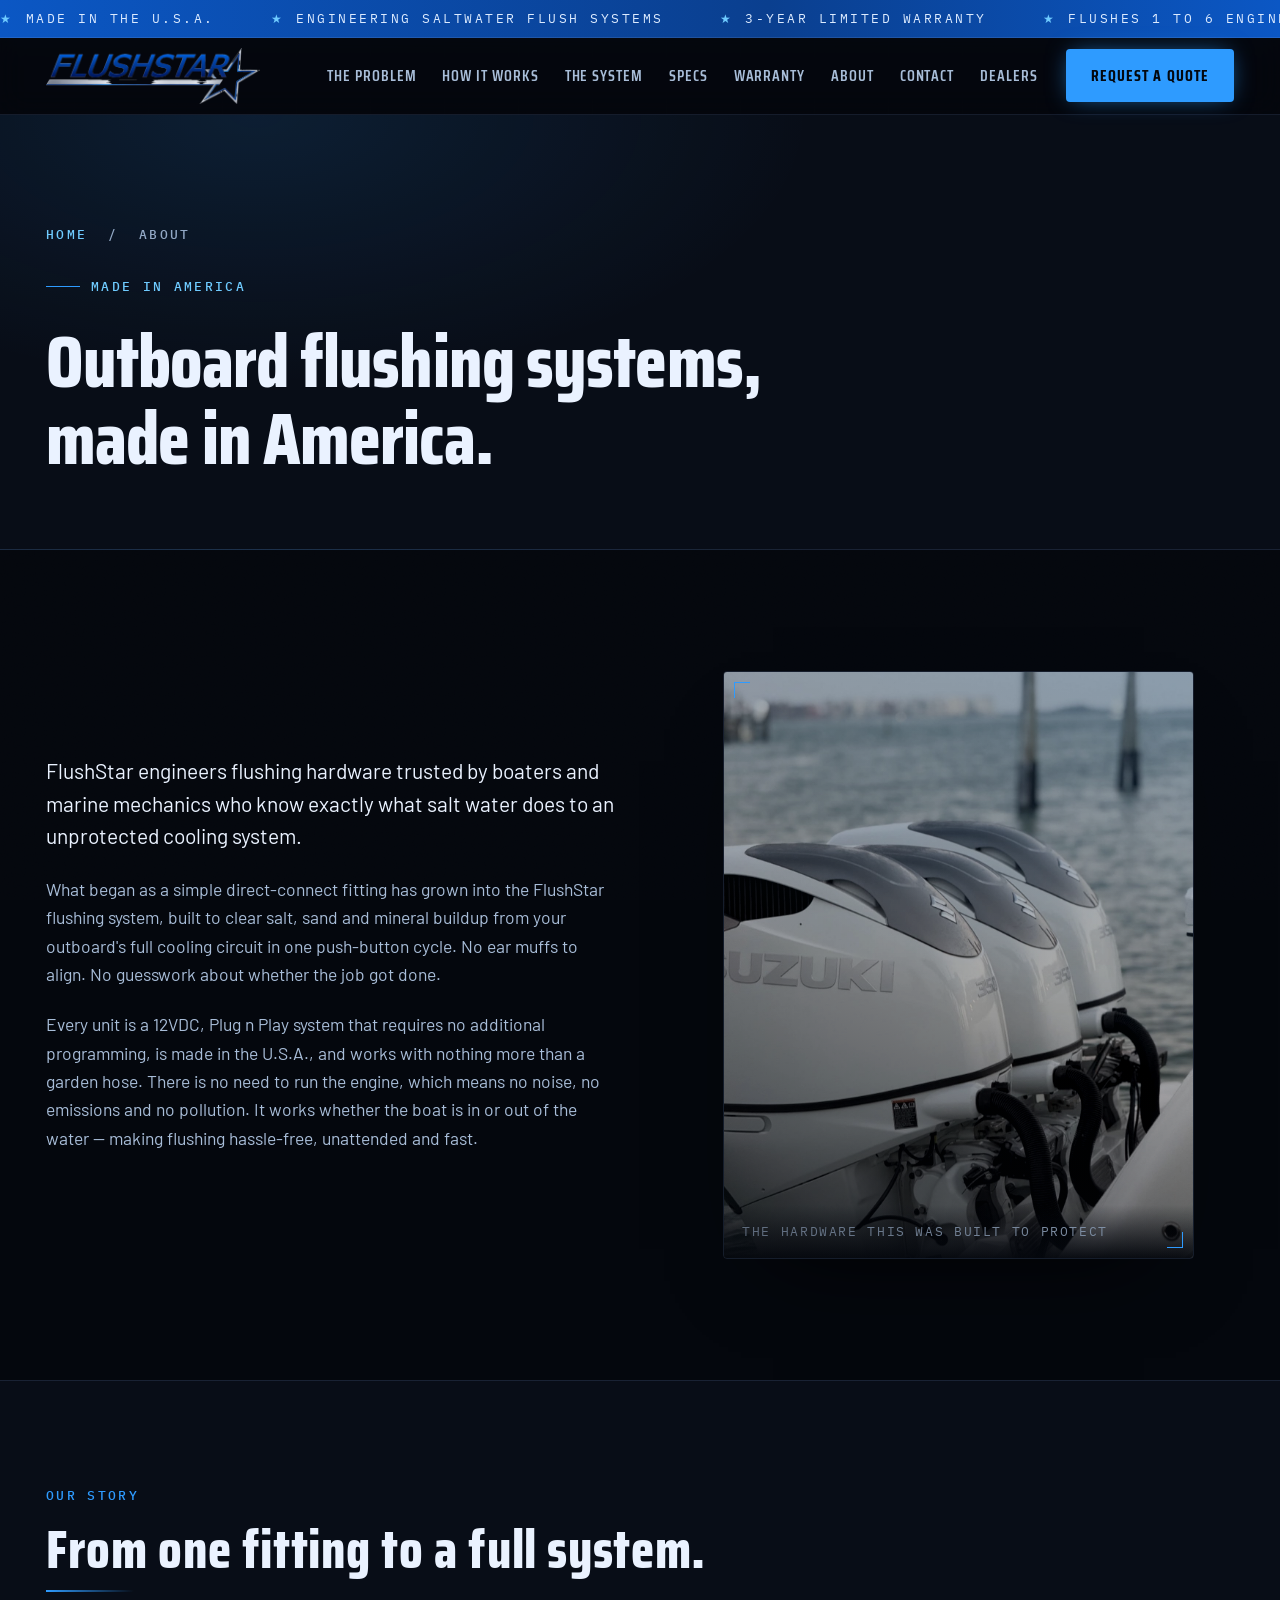
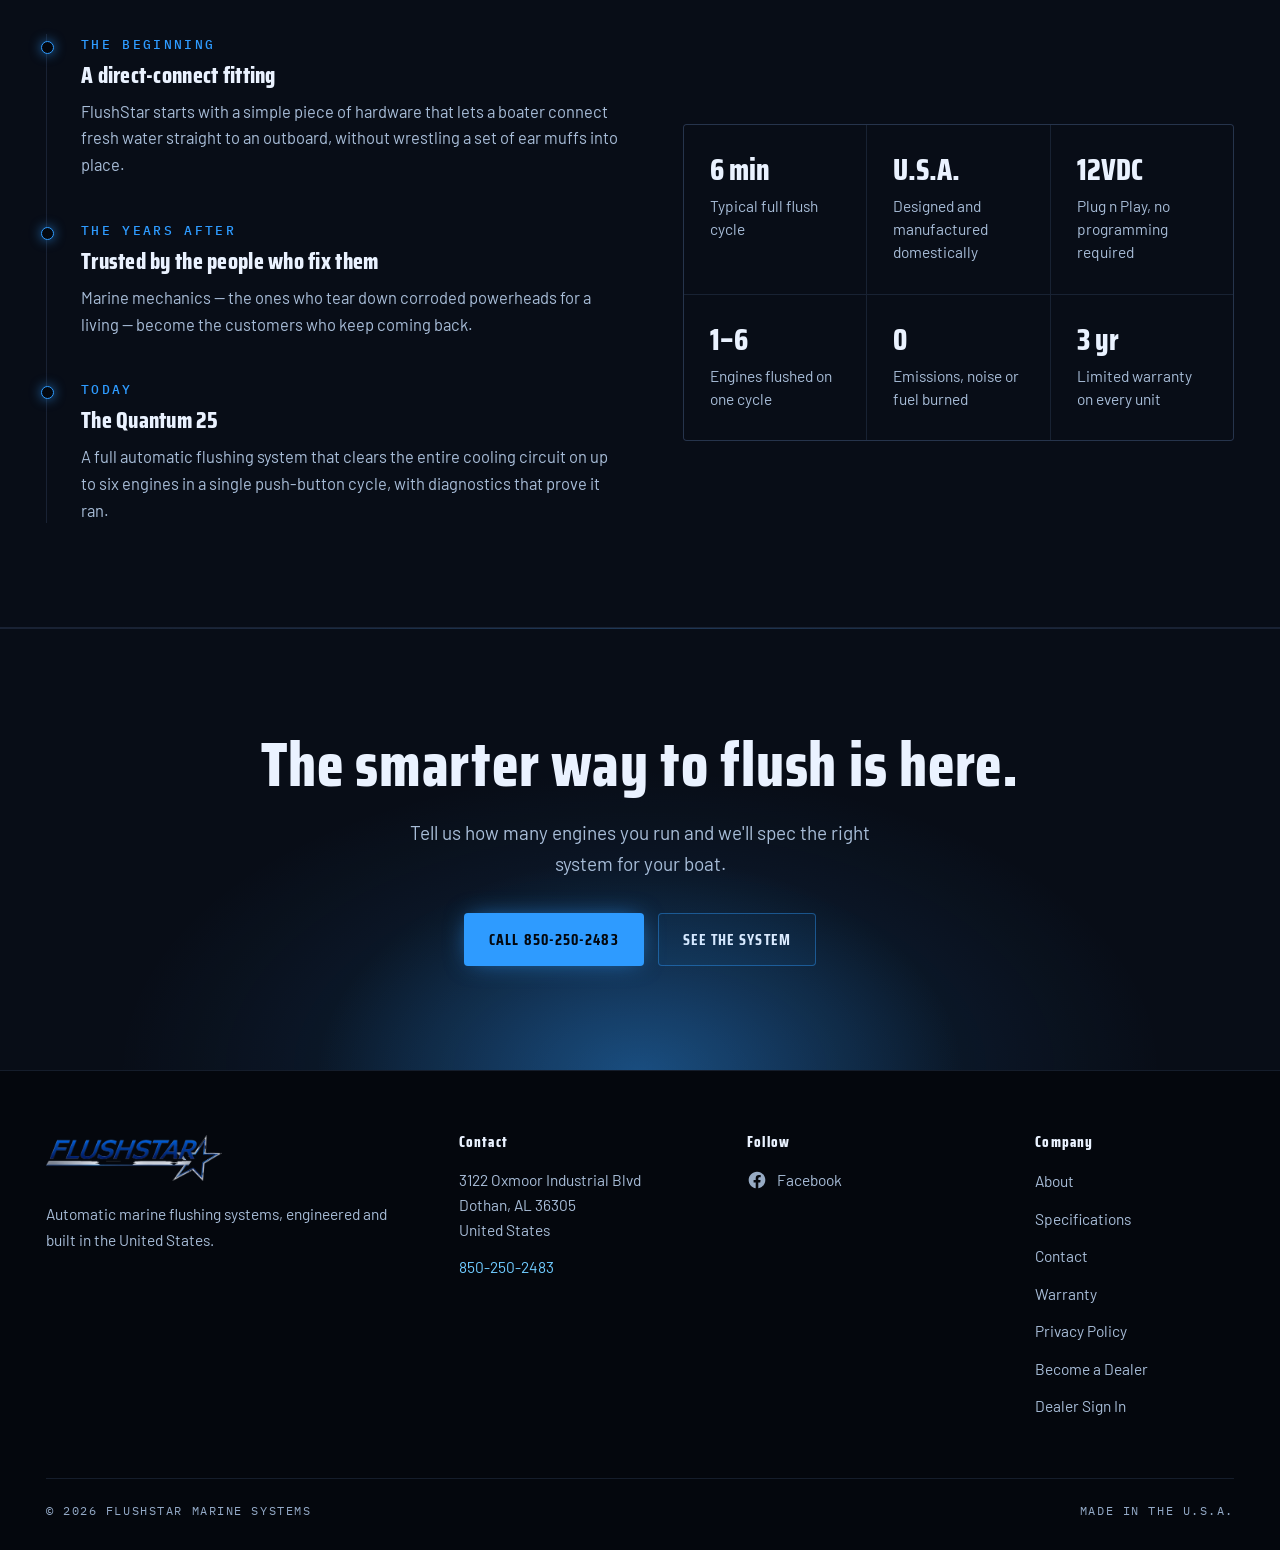
<file: about.html>
<!DOCTYPE html>
<html lang="en">
<head>
<meta charset="utf-8">
<meta name="viewport" content="width=device-width,initial-scale=1">
<title>About | FlushStar Marine Systems</title>
<meta name="description" content="FlushStar engineers flushing hardware trusted by boaters and marine mechanics who know what salt water does to an unprotected cooling system.">
<link rel="icon" href="/favicon.ico" sizes="any">
<link rel="icon" type="image/png" sizes="32x32" href="/img/icon-32.png">
<link rel="icon" type="image/png" sizes="16x16" href="/img/icon-16.png">
<link rel="apple-touch-icon" sizes="180x180" href="/img/icon-180.png">

<link rel="canonical" href="https://www.flushstarmarine.com/about.html">

<!-- Link preview (Open Graph / Twitter) -->
<meta property="og:type" content="website">
<meta property="og:site_name" content="FlushStar Marine Systems">
<meta property="og:url" content="https://www.flushstarmarine.com/about.html">
<meta property="og:title" content="About | FlushStar Marine Systems">
<meta property="og:description" content="FlushStar engineers flushing hardware trusted by boaters and marine mechanics who know what salt water does to an unprotected cooling system.">
<meta property="og:image" content="https://www.flushstarmarine.com/og-image.jpg">
<meta property="og:image:secure_url" content="https://www.flushstarmarine.com/og-image.jpg">
<meta property="og:image:type" content="image/jpeg">
<meta property="og:image:width" content="1200">
<meta property="og:image:height" content="630">
<meta property="og:image:alt" content="FlushStar Marine Systems - Automatic Marine Flushing System">
<meta name="twitter:card" content="summary_large_image">
<meta name="twitter:title" content="About | FlushStar Marine Systems">
<meta name="twitter:description" content="Engineering saltwater flushing hardware in the United States.">
<meta name="twitter:image" content="https://www.flushstarmarine.com/og-image.jpg">
<meta name="theme-color" content="#04070D">

<link rel="preconnect" href="https://fonts.googleapis.com">
<link rel="preconnect" href="https://fonts.gstatic.com" crossorigin>
<link href="https://fonts.googleapis.com/css2?family=Saira+Condensed:wght@500;600;700;800&family=Barlow:wght@400;500;600&family=IBM+Plex+Mono:wght@400;500;600&display=swap" rel="stylesheet">
<link rel="stylesheet" href="style.css?v=8">
<style>
.page-head{padding:96px 0 72px;border-bottom:1px solid var(--line);position:relative;
  background:radial-gradient(ellipse 70% 100% at 20% 0%,rgba(46,155,255,.12),transparent 62%),var(--hull)}
.page-head h1{font-size:clamp(40px,6vw,74px);max-width:820px}
.crumb{color:var(--mute-2);margin-bottom:22px}
.crumb a{color:var(--volt-hot)}
.prose{max-width:720px}
.prose p{color:var(--mute);font-size:17.5px;margin:0 0 22px}
.prose p.big{color:var(--ice);font-size:21px;line-height:1.55}
.timeline{border-left:1px solid var(--line);padding-left:34px;margin:0}
.tl-item{position:relative;padding-bottom:42px}
.tl-item:last-child{padding-bottom:0}
.tl-item::before{content:"";position:absolute;left:-40px;top:7px;width:11px;height:11px;border-radius:50%;
  background:var(--abyss);border:1px solid var(--volt);box-shadow:0 0 12px rgba(46,155,255,.7)}
.tl-item .mono{color:var(--volt);display:block;margin-bottom:9px}
.tl-item h3{font-size:23px;margin-bottom:10px}
.tl-item p{color:var(--mute);margin:0;font-size:16.5px}
.made{display:grid;grid-template-columns:repeat(3,1fr);gap:1px;background:var(--line);
  border:1px solid var(--line);border-radius:var(--r);overflow:hidden;margin-top:8px}
.made div{background:var(--hull);padding:30px 26px}
.made b{display:block;font-family:'Saira Condensed',sans-serif;font-weight:800;font-size:30px;line-height:1;margin-bottom:9px}
.made small{color:var(--mute);font-size:15.5px;line-height:1.5;display:block}
.prose+.figure img{filter:saturate(.7) brightness(.72) contrast(1.06)}
.prose+.figure::after{content:"";position:absolute;inset:0;pointer-events:none;
  background:linear-gradient(200deg,rgba(46,155,255,.16),transparent 55%,rgba(4,7,13,.5))}
@media(max-width:860px){.split{grid-template-columns:1fr}.made{grid-template-columns:1fr}}
</style>
</head>
<body>
<div class="grid-bg"></div><div class="noise"></div>

<div class="ticker">
  <div class="ticker-in">
    <span>Made in the U.S.A.</span><span>Engineering saltwater flush systems</span>
    <span>3-year limited warranty</span><span>Flushes 1 to 6 engines</span>
    <span>12VDC Plug n Play</span><span>No engine operation required</span>
    <span>Made in the U.S.A.</span><span>Engineering saltwater flush systems</span>
    <span>3-year limited warranty</span><span>Flushes 1 to 6 engines</span>
    <span>12VDC Plug n Play</span><span>No engine operation required</span>
  </div>
</div>

<header>
  <div class="wrap nav">
    <a class="logo" href="index.html"><img src="img/logo.png" alt="FlushStar Marine Systems"></a>
    <button class="burger" id="burger" aria-label="Menu" aria-expanded="false"><span></span><span></span><span></span></button>
    <nav class="nav-links" id="navlinks">
      <a href="index.html#problem">The Problem</a>
      <a href="index.html#how">How It Works</a>
      <a href="index.html#system">The System</a>
      <a href="index.html#specs">Specs</a>
      <a href="warranty.html">Warranty</a>
      <a href="about.html">About</a>
      <a href="contact.php">Contact</a>
      <a href="dealer-apply.php">Dealers</a>
    </nav>
    <a class="btn btn-primary" href="contact.php">Request a Quote</a>
  </div>
</header>

<main>
<div class="page-head">
  <div class="wrap">
    <p class="crumb mono"><a href="index.html">Home</a> &nbsp;/&nbsp; About</p>
    <span class="eyebrow mono">Made in America</span>
    <h1>Outboard flushing systems, made in America.</h1>
  </div>
</div>

<section>
  <div class="wrap">
    <div class="split">
      <div class="prose rv">
        <p class="big">FlushStar engineers flushing hardware trusted by boaters and marine mechanics
          who know exactly what salt water does to an unprotected cooling system.</p>
        <p>What began as a simple direct-connect fitting has grown into the FlushStar flushing system,
          built to clear salt, sand and mineral buildup from your outboard's full cooling circuit in
          one push-button cycle. No ear muffs to align. No guesswork about whether the job got done.</p>
        <p>Every unit is a 12VDC, Plug n Play system that requires no additional programming, is made
          in the U.S.A., and works with nothing more than a garden hose. There is no need to run the
          engine, which means no noise, no emissions and no pollution. It works whether the boat is
          in or out of the water &mdash; making flushing hassle-free, unattended and fast.</p>
      </div>
      <figure class="figure rv">
        <span class="corner tl"></span><span class="corner br"></span>
        <img src="img/outboards.jpg" alt="Triple outboards on the water">
        <figcaption>The hardware this was built to protect</figcaption>
      </figure>
    </div>
  </div>
</section>

<section class="how">
  <div class="wrap">
    <div class="sec-head rv">
      <span class="mono">Our story</span>
      <h2>From one fitting to a full system.</h2>
    </div>
    <div class="split">
      <div class="timeline rv">
        <div class="tl-item">
          <span class="mono">The beginning</span>
          <h3>A direct-connect fitting</h3>
          <p>FlushStar starts with a simple piece of hardware that lets a boater connect fresh water
            straight to an outboard, without wrestling a set of ear muffs into place.</p>
        </div>
        <div class="tl-item">
          <span class="mono">The years after</span>
          <h3>Trusted by the people who fix them</h3>
          <p>Marine mechanics &mdash; the ones who tear down corroded powerheads for a living &mdash;
            become the customers who keep coming back.</p>
        </div>
        <div class="tl-item">
          <span class="mono">Today</span>
          <h3>The Quantum 25</h3>
          <p>A full automatic flushing system that clears the entire cooling circuit on up to six
            engines in a single push-button cycle, with diagnostics that prove it ran.</p>
        </div>
      </div>
      <div class="rv">
        <div class="made">
          <div><b>6 min</b><small>Typical full flush cycle</small></div>
          <div><b>U.S.A.</b><small>Designed and manufactured domestically</small></div>
          <div><b>12VDC</b><small>Plug n Play, no programming required</small></div>
          <div><b>1&ndash;6</b><small>Engines flushed on one cycle</small></div>
          <div><b>0</b><small>Emissions, noise or fuel burned</small></div>
          <div><b>3 yr</b><small>Limited warranty on every unit</small></div>
        </div>
      </div>
    </div>
  </div>
</section>

<section class="cta">
  <div class="wrap">
    <div class="rv">
      <h2>The smarter way to flush is here.</h2>
      <p>Tell us how many engines you run and we'll spec the right system for your boat.</p>
      <div class="cta-row">
        <a class="btn btn-primary" href="tel:8502502483">Call 850-250-2483</a>
        <a class="btn btn-ghost" href="index.html#system">See the System</a>
      </div>
    </div>
  </div>
</section>
</main>

<footer>
  <div class="wrap">
    <div class="f-grid">
      <div>
        <img class="flogo" src="img/logo.png" alt="FlushStar Marine Systems">
        <p>Automatic marine flushing systems, engineered and built in the United States.</p>
      </div>
      <div>
        <h4>Contact</h4>
        <p>3122 Oxmoor Industrial Blvd<br>Dothan, AL 36305<br>United States</p>
        <p style="margin-top:12px"><a href="tel:8502502483" style="color:var(--volt-hot)">850-250-2483</a></p>
      </div>
      <div>
        <h4>Follow</h4>
        <ul class="social">
          <li>
            <a href="https://www.facebook.com/61574393173912" rel="noopener" target="_blank"
               aria-label="FlushStar Marine Systems on Facebook">
              <svg viewBox="0 0 24 24" width="20" height="20" aria-hidden="true" focusable="false">
                <path fill="currentColor" d="M22 12.06C22 6.5 17.52 2 12 2S2 6.5 2 12.06c0 5 3.66 9.15 8.44 9.94v-7.03H7.9v-2.91h2.54V9.85c0-2.52 1.5-3.91 3.77-3.91 1.09 0 2.24.2 2.24.2v2.46h-1.26c-1.24 0-1.63.78-1.63 1.57v1.89h2.78l-.44 2.91h-2.34V22c4.78-.79 8.44-4.94 8.44-9.94Z"/>
              </svg>
              <span>Facebook</span>
            </a>
          </li>
        </ul>
      </div>
      <div>
        <h4>Company</h4>
        <ul>
          <li><a href="about.html">About</a></li>
          <li><a href="index.html#specs">Specifications</a></li>
          <li><a href="contact.php">Contact</a></li>
          <li><a href="warranty.html">Warranty</a></li>
          <li><a href="privacy.html">Privacy Policy</a></li>
          <li><a href="dealer-apply.php">Become a Dealer</a></li>
          <li><a href="dealer/login.php">Dealer Sign In</a></li>
        </ul>
      </div>
    </div>
    <div class="f-bot">
      <span>&copy; 2026 FlushStar Marine Systems</span>
      <span>Made in the U.S.A.</span>
    </div>
  </div>
</footer>

<script>
var burger=document.getElementById('burger'),nl=document.getElementById('navlinks');
burger.addEventListener('click',function(){
  var open=nl.classList.toggle('open');
  burger.setAttribute('aria-expanded',open?'true':'false');
});
nl.addEventListener('click',function(e){if(e.target.tagName==='A')nl.classList.remove('open');});
var io=new IntersectionObserver(function(es){
  es.forEach(function(e){if(e.isIntersecting){e.target.classList.add('in');io.unobserve(e.target);}});
},{threshold:.12,rootMargin:'0px 0px -8% 0px'});
document.querySelectorAll('.rv').forEach(function(el){io.observe(el);});
</script>

<!-- Visit counter. Fails silently and never blocks the page. -->
<script>
(function(){
  try{
    var i = new Image(1,1);
    i.src = 'track.php?p=' + encodeURIComponent(location.pathname)
          + '&r=' + encodeURIComponent(document.referrer || '')
          + '&_=' + Date.now();
  }catch(e){}
})();
</script>
</body>
</html>
</file>
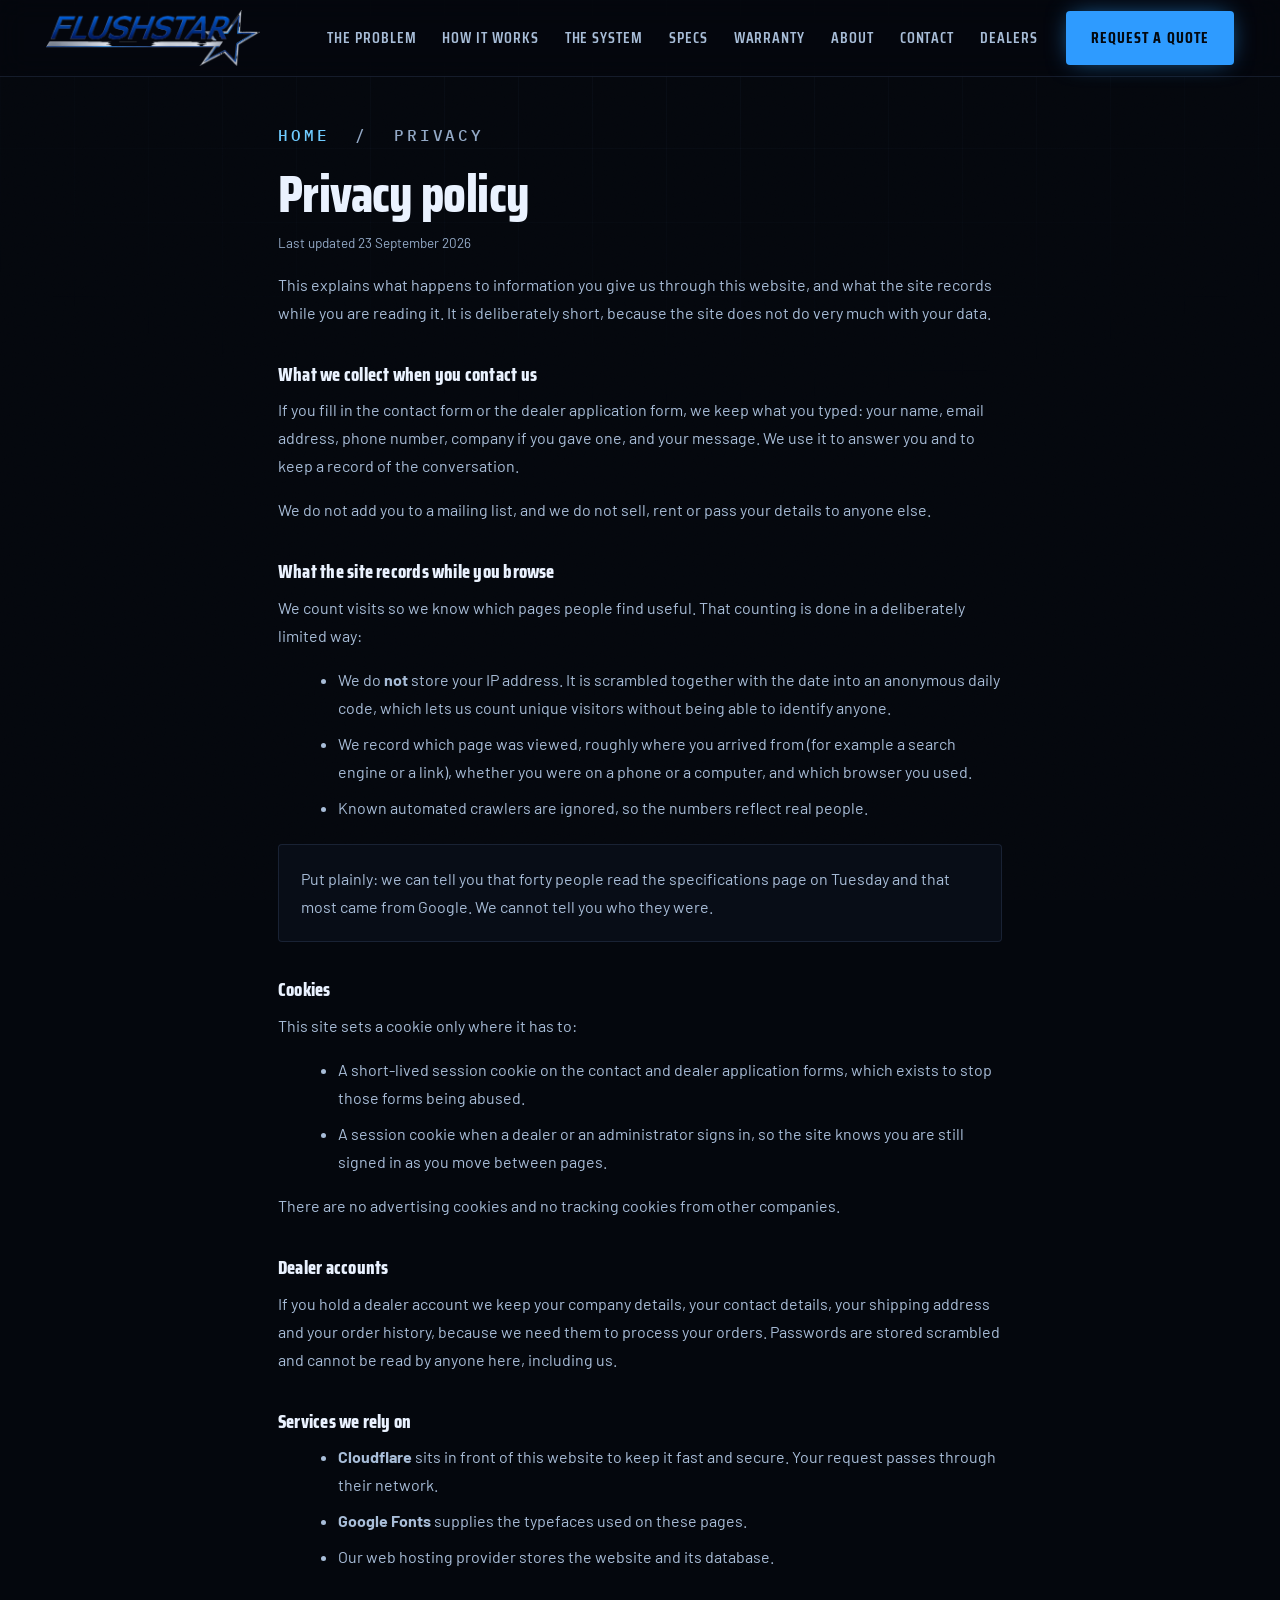
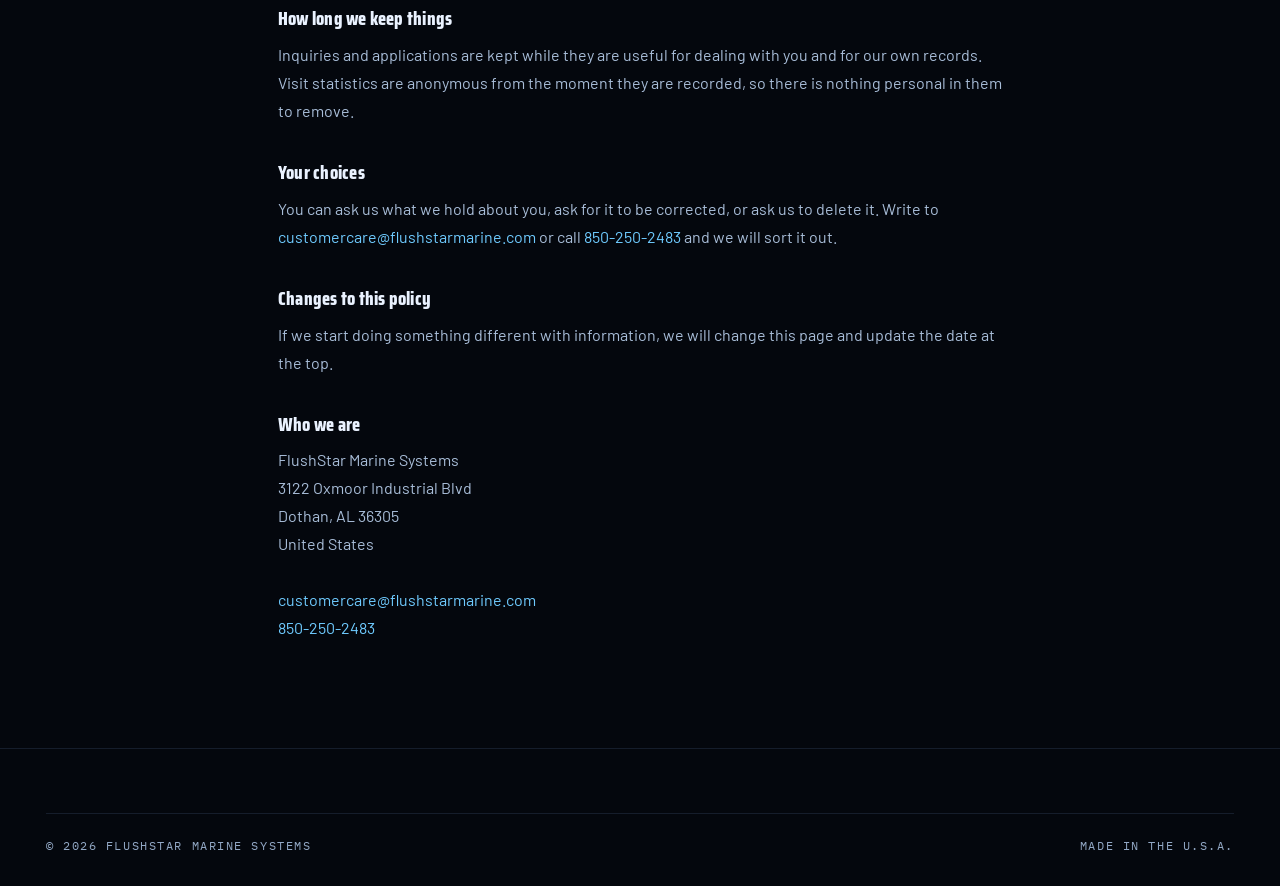
<file: privacy.html>
<!DOCTYPE html>
<html lang="en">
<head>
<meta charset="utf-8">
<meta name="viewport" content="width=device-width,initial-scale=1">
<title>Privacy Policy | FlushStar Marine Systems</title>
<meta name="description" content="How FlushStar Marine Systems handles information collected through this website.">
<link rel="icon" href="/favicon.ico" sizes="any">
<link rel="icon" type="image/png" sizes="32x32" href="/img/icon-32.png">
<link rel="icon" type="image/png" sizes="16x16" href="/img/icon-16.png">
<link rel="apple-touch-icon" sizes="180x180" href="/img/icon-180.png">
<link rel="canonical" href="https://www.flushstarmarine.com/privacy.html">
<meta name="robots" content="index,follow">
<meta name="theme-color" content="#04070D">
<link rel="preconnect" href="https://fonts.googleapis.com">
<link rel="preconnect" href="https://fonts.gstatic.com" crossorigin>
<link href="https://fonts.googleapis.com/css2?family=Saira+Condensed:wght@500;600;700;800&family=Barlow:wght@400;500;600&family=IBM+Plex+Mono:wght@400;500;600&display=swap" rel="stylesheet">
<link rel="stylesheet" href="style.css?v=8">
<style>
  .legal{max-width:760px;margin:0 auto;padding:44px 18px 90px}
  .legal h1{font-family:'Saira Condensed',sans-serif;font-size:clamp(32px,6vw,52px);line-height:1.04}
  .legal h2{font-size:19px;margin:38px 0 12px}
  .legal p,.legal li{color:var(--mute);font-size:16px;line-height:1.75}
  .legal p{margin:0 0 16px}
  .legal ul{margin:0 0 16px 20px}
  .legal li{margin-bottom:8px}
  .legal a{color:var(--volt-hot)}
  .legal .updated{color:var(--mute-2);font-size:13.5px;margin-top:10px}
  .legal .box{border:1px solid var(--line);background:var(--hull);border-radius:var(--r);
    padding:20px 22px;margin:22px 0}
  .legal .box p:last-child{margin-bottom:0}
</style>
</head>
<body>
<div class="grid-bg"></div><div class="noise"></div>

<header>
  <div class="wrap nav">
    <a class="logo" href="index.html"><img src="img/logo.png" alt="FlushStar Marine Systems"></a>
    <button class="burger" id="burger" aria-label="Menu" aria-expanded="false"><span></span><span></span><span></span></button>
    <nav class="nav-links" id="navlinks">
      <a href="index.html#problem">The Problem</a>
      <a href="index.html#how">How It Works</a>
      <a href="index.html#system">The System</a>
      <a href="index.html#specs">Specs</a>
      <a href="warranty.html">Warranty</a>
      <a href="about.html">About</a>
      <a href="contact.php">Contact</a>
      <a href="dealer-apply.php">Dealers</a>
    </nav>
    <a class="btn btn-primary" href="contact.php">Request a Quote</a>
  </div>
</header>

<main class="legal">
  <p class="crumb mono" style="color:var(--mute-2);margin-bottom:18px">
    <a href="index.html" style="color:var(--volt-hot)">Home</a> &nbsp;/&nbsp; Privacy</p>

  <h1>Privacy policy</h1>
  <p class="updated">Last updated 23 September 2026</p>

  <p>This explains what happens to information you give us through this website,
     and what the site records while you are reading it. It is deliberately
     short, because the site does not do very much with your data.</p>

  <h2>What we collect when you contact us</h2>
  <p>If you fill in the contact form or the dealer application form, we keep what
     you typed: your name, email address, phone number, company if you gave one,
     and your message. We use it to answer you and to keep a record of the
     conversation.</p>
  <p>We do not add you to a mailing list, and we do not sell, rent or pass your
     details to anyone else.</p>

  <h2>What the site records while you browse</h2>
  <p>We count visits so we know which pages people find useful. That counting is
     done in a deliberately limited way:</p>
  <ul>
    <li>We do <strong>not</strong> store your IP address. It is scrambled together
        with the date into an anonymous daily code, which lets us count unique
        visitors without being able to identify anyone.</li>
    <li>We record which page was viewed, roughly where you arrived from
        (for example a search engine or a link), whether you were on a phone or a
        computer, and which browser you used.</li>
    <li>Known automated crawlers are ignored, so the numbers reflect real people.</li>
  </ul>
  <div class="box">
    <p>Put plainly: we can tell you that forty people read the specifications page
       on Tuesday and that most came from Google. We cannot tell you who they were.</p>
  </div>

  <h2>Cookies</h2>
  <p>This site sets a cookie only where it has to:</p>
  <ul>
    <li>A short-lived session cookie on the contact and dealer application forms,
        which exists to stop those forms being abused.</li>
    <li>A session cookie when a dealer or an administrator signs in, so the site
        knows you are still signed in as you move between pages.</li>
  </ul>
  <p>There are no advertising cookies and no tracking cookies from other companies.</p>

  <h2>Dealer accounts</h2>
  <p>If you hold a dealer account we keep your company details, your contact
     details, your shipping address and your order history, because we need them
     to process your orders. Passwords are stored scrambled and cannot be read by
     anyone here, including us.</p>

  <h2>Services we rely on</h2>
  <ul>
    <li><strong>Cloudflare</strong> sits in front of this website to keep it fast
        and secure. Your request passes through their network.</li>
    <li><strong>Google Fonts</strong> supplies the typefaces used on these pages.</li>
    <li>Our web hosting provider stores the website and its database.</li>
  </ul>

  <h2>How long we keep things</h2>
  <p>Inquiries and applications are kept while they are useful for dealing with
     you and for our own records. Visit statistics are anonymous from the moment
     they are recorded, so there is nothing personal in them to remove.</p>

  <h2>Your choices</h2>
  <p>You can ask us what we hold about you, ask for it to be corrected, or ask
     us to delete it. Write to
     <a href="mailto:customercare@flushstarmarine.com">customercare@flushstarmarine.com</a>
     or call <a href="tel:8502502483">850-250-2483</a> and we will sort it out.</p>

  <h2>Changes to this policy</h2>
  <p>If we start doing something different with information, we will change this
     page and update the date at the top.</p>

  <h2>Who we are</h2>
  <p>FlushStar Marine Systems<br>
     3122 Oxmoor Industrial Blvd<br>
     Dothan, AL 36305<br>
     United States<br><br>
     <a href="mailto:customercare@flushstarmarine.com">customercare@flushstarmarine.com</a><br>
     <a href="tel:8502502483">850-250-2483</a></p>
</main>

<footer>
  <div class="wrap">
    <div class="f-bot">
      <span>&copy; 2026 FlushStar Marine Systems</span>
      <span>Made in the U.S.A.</span>
    </div>
  </div>
</footer>

<script>
var burger=document.getElementById('burger'),nl=document.getElementById('navlinks');
if(burger){burger.addEventListener('click',function(){
  var open=nl.classList.toggle('open');
  burger.setAttribute('aria-expanded',open?'true':'false');});}
</script>
</body>
</html>
</file>
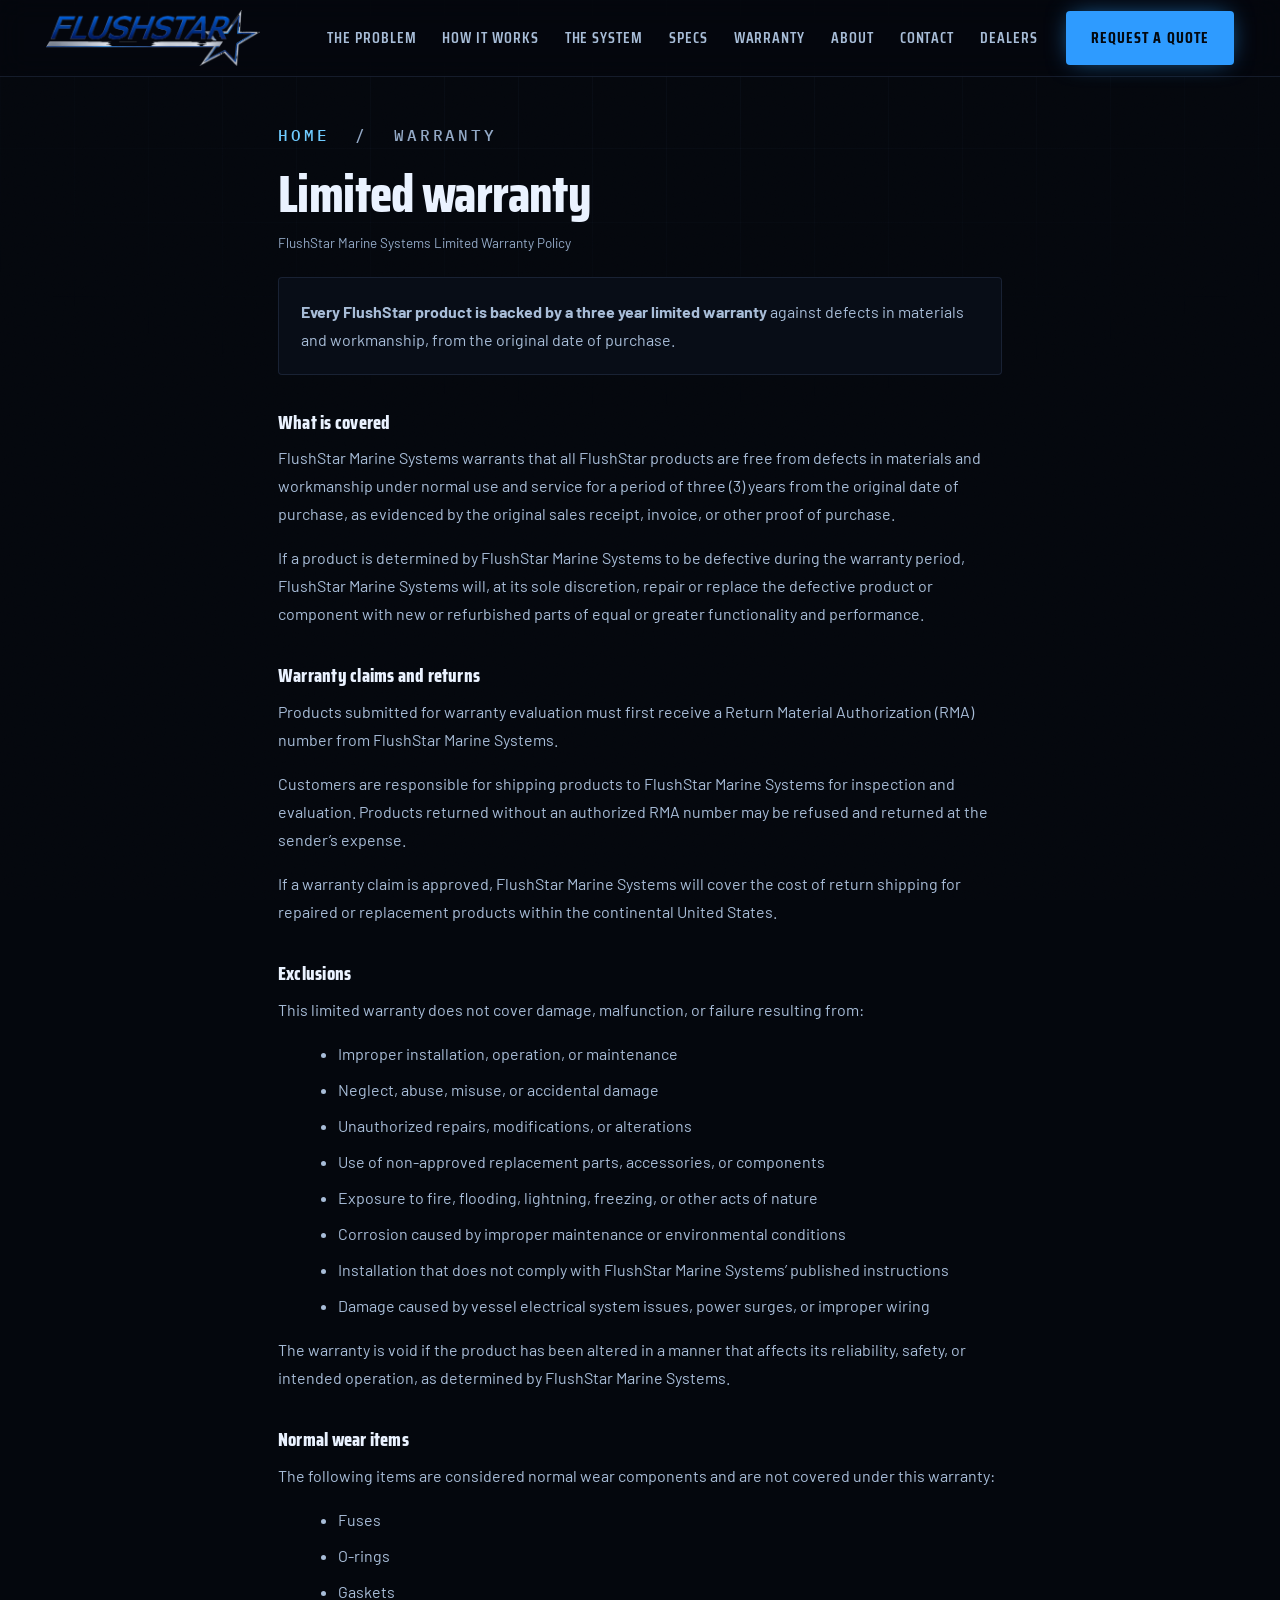
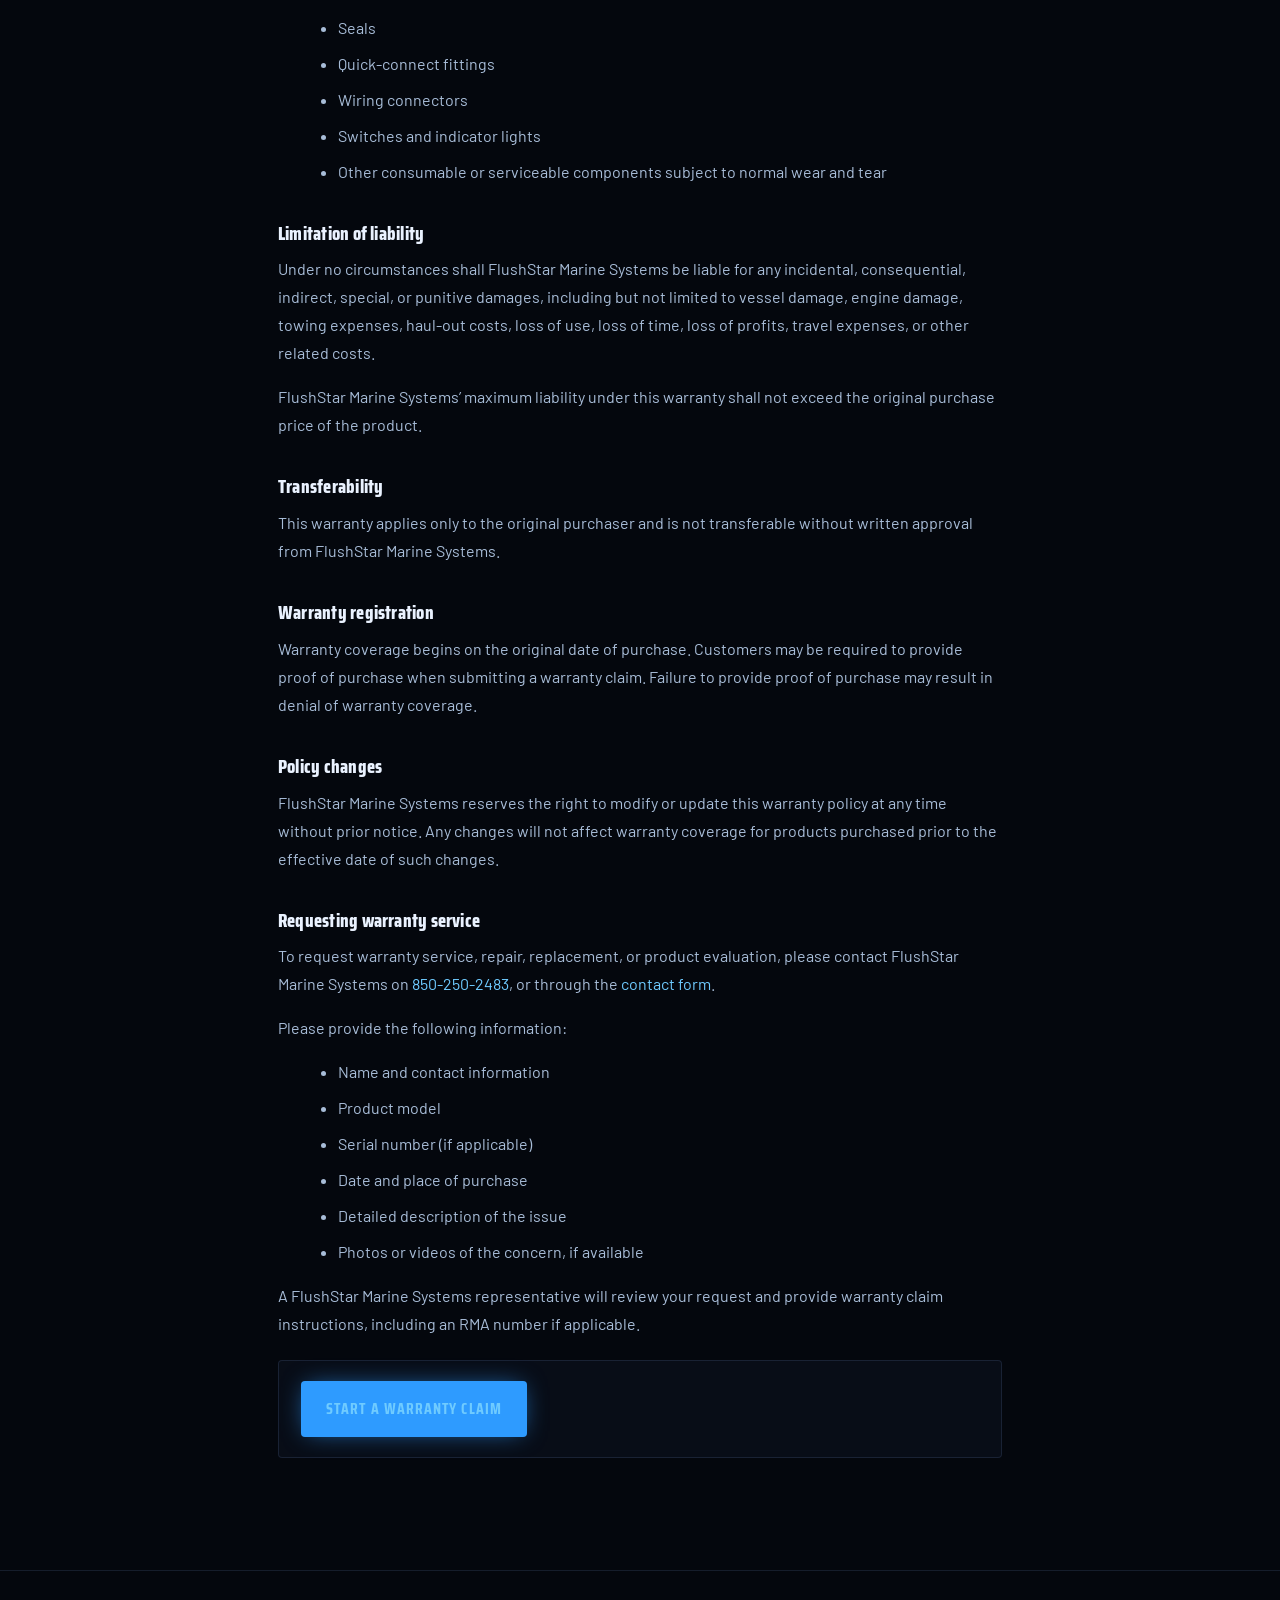
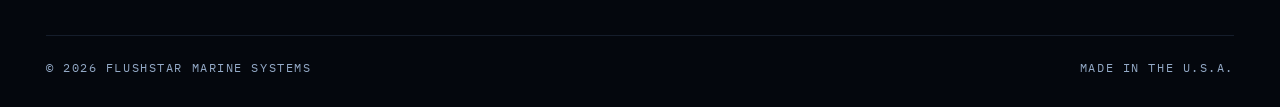
<file: warranty.html>
<!DOCTYPE html>
<html lang="en">
<head>
<meta charset="utf-8">
<meta name="viewport" content="width=device-width,initial-scale=1">
<title>Limited Warranty | FlushStar Marine Systems</title>
<meta name="description" content="FlushStar Marine Systems 3-year limited warranty: what is covered, how to make a claim, exclusions and how to request an RMA number.">
<link rel="icon" href="/favicon.ico" sizes="any">
<link rel="icon" type="image/png" sizes="32x32" href="/img/icon-32.png">
<link rel="icon" type="image/png" sizes="16x16" href="/img/icon-16.png">
<link rel="apple-touch-icon" sizes="180x180" href="/img/icon-180.png">
<link rel="canonical" href="https://www.flushstarmarine.com/warranty.html">
<meta name="robots" content="index,follow">
<meta name="theme-color" content="#04070D">
<link rel="preconnect" href="https://fonts.googleapis.com">
<link rel="preconnect" href="https://fonts.gstatic.com" crossorigin>
<link href="https://fonts.googleapis.com/css2?family=Saira+Condensed:wght@500;600;700;800&family=Barlow:wght@400;500;600&family=IBM+Plex+Mono:wght@400;500;600&display=swap" rel="stylesheet">
<link rel="stylesheet" href="style.css?v=8">
<style>
  .legal{max-width:760px;margin:0 auto;padding:44px 18px 90px}
  .legal h1{font-family:'Saira Condensed',sans-serif;font-size:clamp(32px,6vw,52px);line-height:1.04}
  .legal h2{font-size:19px;margin:38px 0 12px}
  .legal p,.legal li{color:var(--mute);font-size:16px;line-height:1.75}
  .legal p{margin:0 0 16px}
  .legal ul{margin:0 0 16px 20px}
  .legal li{margin-bottom:8px}
  .legal a{color:var(--volt-hot)}
  .legal .updated{color:var(--mute-2);font-size:13.5px;margin-top:10px}
  .legal .box{border:1px solid var(--line);background:var(--hull);border-radius:var(--r);
    padding:20px 22px;margin:22px 0}
  .legal .box p:last-child{margin-bottom:0}
</style>
</head>
<body>
<div class="grid-bg"></div><div class="noise"></div>

<header>
  <div class="wrap nav">
    <a class="logo" href="index.html"><img src="img/logo.png" alt="FlushStar Marine Systems"></a>
    <button class="burger" id="burger" aria-label="Menu" aria-expanded="false"><span></span><span></span><span></span></button>
    <nav class="nav-links" id="navlinks">
      <a href="index.html#problem">The Problem</a>
      <a href="index.html#how">How It Works</a>
      <a href="index.html#system">The System</a>
      <a href="index.html#specs">Specs</a>
      <a href="warranty.html">Warranty</a>
      <a href="about.html">About</a>
      <a href="contact.php">Contact</a>
      <a href="dealer-apply.php">Dealers</a>
    </nav>
    <a class="btn btn-primary" href="contact.php">Request a Quote</a>
  </div>
</header>

<main class="legal">
  <p class="crumb mono" style="color:var(--mute-2);margin-bottom:18px">
    <a href="index.html" style="color:var(--volt-hot)">Home</a> &nbsp;/&nbsp; Warranty</p>

  <h1>Limited warranty</h1>
  <p class="updated">FlushStar Marine Systems Limited Warranty Policy</p>

  <div class="box">
    <p><strong>Every FlushStar product is backed by a three year limited warranty</strong>
       against defects in materials and workmanship, from the original date of purchase.</p>
  </div>

  <h2>What is covered</h2>
  <p>FlushStar Marine Systems warrants that all FlushStar products are free from defects
     in materials and workmanship under normal use and service for a period of three (3)
     years from the original date of purchase, as evidenced by the original sales receipt,
     invoice, or other proof of purchase.</p>
  <p>If a product is determined by FlushStar Marine Systems to be defective during the
     warranty period, FlushStar Marine Systems will, at its sole discretion, repair or
     replace the defective product or component with new or refurbished parts of equal or
     greater functionality and performance.</p>

  <h2>Warranty claims and returns</h2>
  <p>Products submitted for warranty evaluation must first receive a Return Material
     Authorization (RMA) number from FlushStar Marine Systems.</p>
  <p>Customers are responsible for shipping products to FlushStar Marine Systems for
     inspection and evaluation. Products returned without an authorized RMA number may be
     refused and returned at the sender&rsquo;s expense.</p>
  <p>If a warranty claim is approved, FlushStar Marine Systems will cover the cost of
     return shipping for repaired or replacement products within the continental
     United States.</p>

  <h2>Exclusions</h2>
  <p>This limited warranty does not cover damage, malfunction, or failure resulting from:</p>
  <ul>
    <li>Improper installation, operation, or maintenance</li>
    <li>Neglect, abuse, misuse, or accidental damage</li>
    <li>Unauthorized repairs, modifications, or alterations</li>
    <li>Use of non-approved replacement parts, accessories, or components</li>
    <li>Exposure to fire, flooding, lightning, freezing, or other acts of nature</li>
    <li>Corrosion caused by improper maintenance or environmental conditions</li>
    <li>Installation that does not comply with FlushStar Marine Systems&rsquo; published instructions</li>
    <li>Damage caused by vessel electrical system issues, power surges, or improper wiring</li>
  </ul>
  <p>The warranty is void if the product has been altered in a manner that affects its
     reliability, safety, or intended operation, as determined by FlushStar Marine Systems.</p>

  <h2>Normal wear items</h2>
  <p>The following items are considered normal wear components and are not covered under
     this warranty:</p>
  <ul>
    <li>Fuses</li>
    <li>O-rings</li>
    <li>Gaskets</li>
    <li>Seals</li>
    <li>Quick-connect fittings</li>
    <li>Wiring connectors</li>
    <li>Switches and indicator lights</li>
    <li>Other consumable or serviceable components subject to normal wear and tear</li>
  </ul>

  <h2>Limitation of liability</h2>
  <p>Under no circumstances shall FlushStar Marine Systems be liable for any incidental,
     consequential, indirect, special, or punitive damages, including but not limited to
     vessel damage, engine damage, towing expenses, haul-out costs, loss of use, loss of
     time, loss of profits, travel expenses, or other related costs.</p>
  <p>FlushStar Marine Systems&rsquo; maximum liability under this warranty shall not exceed
     the original purchase price of the product.</p>

  <h2>Transferability</h2>
  <p>This warranty applies only to the original purchaser and is not transferable without
     written approval from FlushStar Marine Systems.</p>

  <h2>Warranty registration</h2>
  <p>Warranty coverage begins on the original date of purchase. Customers may be required
     to provide proof of purchase when submitting a warranty claim. Failure to provide
     proof of purchase may result in denial of warranty coverage.</p>

  <h2>Policy changes</h2>
  <p>FlushStar Marine Systems reserves the right to modify or update this warranty policy
     at any time without prior notice. Any changes will not affect warranty coverage for
     products purchased prior to the effective date of such changes.</p>

  <h2>Requesting warranty service</h2>
  <p>To request warranty service, repair, replacement, or product evaluation, please
     contact FlushStar Marine Systems on
     <a href="tel:8502502483">850-250-2483</a>, or through the
     <a href="contact.php">contact form</a>.</p>
  <p>Please provide the following information:</p>
  <ul>
    <li>Name and contact information</li>
    <li>Product model</li>
    <li>Serial number (if applicable)</li>
    <li>Date and place of purchase</li>
    <li>Detailed description of the issue</li>
    <li>Photos or videos of the concern, if available</li>
  </ul>
  <p>A FlushStar Marine Systems representative will review your request and provide
     warranty claim instructions, including an RMA number if applicable.</p>

  <div class="box">
    <p><a class="btn btn-primary" href="contact.php" style="display:inline-flex">Start a warranty claim</a></p>
  </div>
</main>

<footer>
  <div class="wrap">
    <div class="f-bot">
      <span>&copy; 2026 FlushStar Marine Systems</span>
      <span>Made in the U.S.A.</span>
    </div>
  </div>
</footer>

<script>
var burger=document.getElementById('burger'),nl=document.getElementById('navlinks');
if(burger){burger.addEventListener('click',function(){
  var open=nl.classList.toggle('open');
  burger.setAttribute('aria-expanded',open?'true':'false');});}
</script>
</body>
</html>
</file>
<file: style.css>
:root{
  --abyss:#04070D;
  --hull:#080D17;
  --steel:#0E1523;
  --steel-2:#141D2E;
  --line:rgba(126,166,222,.14);
  --line-hot:rgba(46,155,255,.42);
  --ice:#EAF2FF;
  /* Measured against the card backgrounds, not just the page. The old
     --mute-2 (#61748F) came out at 3.5:1 on #141D2E, which fails for
     normal-size text and was unreadable at the 9-11px these are used at.
     Both are now comfortably past 4.5:1 on the darkest card. */
  --mute:#A8BDD8;
  --mute-2:#93A9C6;
  --volt:#2E9BFF;
  --volt-hot:#6FCBFF;
  --volt-deep:#0B57C4;
  --brass:#D2A93F;
  --rust:#C4562F;
  /* Used by every check mark. It was referenced in three places and defined in
     none, so var(--good) was invalid and the ticks silently inherited --ice and
     rendered white. 8.6:1 on --abyss, 7.2:1 on the darkest card. */
  --good:#39C07C;
  --r:4px;
  --maxw:1240px;
  --glow:0 0 0 1px rgba(46,155,255,.35), 0 0 28px -6px rgba(46,155,255,.55);
}
*{box-sizing:border-box}
html{scroll-behavior:smooth}
body{
  margin:0;background:var(--abyss);color:var(--ice);
  font-family:'Barlow',system-ui,sans-serif;font-size:17px;line-height:1.62;
  -webkit-font-smoothing:antialiased;overflow-x:hidden;
}
img{max-width:100%;display:block}
a{color:inherit;text-decoration:none}
h1,h2,h3,h4{font-family:'Saira Condensed',sans-serif;font-weight:800;line-height:1.04;margin:0;letter-spacing:.012em}
.wrap{max-width:var(--maxw);margin:0 auto;padding:0 26px}
.mono{font-family:'IBM Plex Mono',monospace;text-transform:uppercase;letter-spacing:.18em;font-size:13px;font-weight:500}

/* ---------- decorative grid + scanline atmosphere ---------- */
.grid-bg{position:fixed;inset:0;pointer-events:none;z-index:0;
  background-image:linear-gradient(rgba(126,166,222,.045) 1px,transparent 1px),
                   linear-gradient(90deg,rgba(126,166,222,.045) 1px,transparent 1px);
  background-size:74px 74px;
  mask-image:radial-gradient(ellipse 90% 60% at 50% 0%,#000 10%,transparent 78%);
  -webkit-mask-image:radial-gradient(ellipse 90% 60% at 50% 0%,#000 10%,transparent 78%);}
.noise{position:fixed;inset:0;pointer-events:none;z-index:1;opacity:.055;mix-blend-mode:overlay;
  background-image:url("data:image/svg+xml,%3Csvg xmlns='http://www.w3.org/2000/svg' width='140' height='140'%3E%3Cfilter id='n'%3E%3CfeTurbulence type='fractalNoise' baseFrequency='.9' numOctaves='3'/%3E%3C/filter%3E%3Crect width='140' height='140' filter='url(%23n)'/%3E%3C/svg%3E");}
main,header,footer{position:relative;z-index:2}

/* ---------- ticker ---------- */
.ticker{background:linear-gradient(90deg,var(--volt-deep),#0a3f8f 60%,var(--volt-deep));
  border-bottom:1px solid rgba(255,255,255,.09);overflow:hidden;position:relative;z-index:40}
.ticker-in{display:flex;gap:56px;white-space:nowrap;animation:slide 34s linear infinite;padding:8px 0}
.ticker span{font-family:'IBM Plex Mono',monospace;font-size:12.5px;letter-spacing:.2em;text-transform:uppercase;color:#DCEBFF}
.ticker span::before{content:"★";color:var(--volt-hot);margin-right:12px;font-size:11.5px}
@keyframes slide{to{transform:translateX(-50%)}}

/* ---------- header ---------- */
header{position:sticky;top:0;z-index:50;background:rgba(4,7,13,.78);backdrop-filter:blur(14px);
  border-bottom:1px solid var(--line);transition:background .3s}
.nav{display:flex;align-items:center;gap:28px;height:76px}
.logo img{height:56px;width:auto}
.nav-links{display:flex;gap:26px;margin-left:auto}
.nav-links a{font-family:'Saira Condensed',sans-serif;font-weight:600;font-size:15.5px;text-transform:uppercase;
  letter-spacing:.06em;color:var(--mute);padding:6px 0;position:relative;transition:color .2s}
.nav-links a::after{content:"";position:absolute;left:0;bottom:0;height:2px;width:0;background:var(--volt);transition:width .28s}
.nav-links a:hover{color:var(--ice)}
.nav-links a:hover::after{width:100%}
.btn{display:inline-flex;align-items:center;gap:10px;font-family:'Saira Condensed',sans-serif;font-weight:700;
  text-transform:uppercase;letter-spacing:.07em;font-size:15.5px;padding:13px 24px;border-radius:var(--r);
  border:1px solid transparent;cursor:pointer;transition:.25s;white-space:nowrap}
.btn-primary{background:var(--volt);color:#03080F;box-shadow:0 0 24px -6px rgba(46,155,255,.75)}
.btn-primary:hover{background:var(--volt-hot);box-shadow:0 0 34px -4px rgba(111,203,255,.9);transform:translateY(-2px)}
.btn-ghost{border-color:var(--line-hot);color:var(--ice);background:rgba(46,155,255,.05)}
.btn-ghost:hover{background:rgba(46,155,255,.14);border-color:var(--volt)}
.burger{display:none;margin-left:auto;background:none;border:1px solid var(--line);color:var(--ice);
  border-radius:var(--r);padding:9px 11px;cursor:pointer}
.burger span{display:block;width:20px;height:2px;background:var(--ice);margin:4px 0}

/* ---------- hero ---------- */
.hero{position:relative;min-height:88vh;display:flex;align-items:center;overflow:hidden;
  border-bottom:1px solid var(--line)}
.hero-img{position:absolute;inset:0;z-index:0}
.hero-img img{width:100%;height:100%;object-fit:cover;object-position:center;opacity:.6}
.hero-img::after{content:"";position:absolute;inset:0;
  background:linear-gradient(90deg,var(--abyss) 6%,rgba(4,7,13,.9) 38%,rgba(4,7,13,.28) 72%,rgba(4,7,13,.72)),
             linear-gradient(0deg,var(--abyss),transparent 42%)}
.hero-in{position:relative;z-index:2;padding:96px 0 122px;max-width:730px}
/* .hero is display:flex, which makes .wrap a flex item and therefore
   shrink-to-fit rather than the usual 1240 grid. It had been sized by whatever
   the longest headline happened to be; when the headline got shorter the block
   narrowed to 593px and the fourth stat dropped onto its own row. Pin it to the
   width .hero-in actually asks for (730 + the wrap's 2x26 padding). */
.hero .wrap{min-width:min(782px,100%)}
.eyebrow{display:inline-flex;align-items:center;gap:11px;color:var(--volt-hot);margin-bottom:26px}
.eyebrow::before{content:"";width:34px;height:1px;background:var(--volt)}
h1{font-size:clamp(44px,6.6vw,86px);letter-spacing:-.012em}
h1 em{font-style:normal;color:var(--volt);text-shadow:0 0 34px rgba(46,155,255,.6)}
.hero p.lede{font-size:19.5px;color:var(--mute);max-width:560px;margin:26px 0 36px}
.hero-cta{display:flex;gap:14px;flex-wrap:wrap}
.spec-strip{display:flex;flex-wrap:wrap;gap:0;margin-top:56px;border-top:1px solid var(--line)}
.spec-strip div{flex:1 1 150px;padding:20px 22px 20px 0;border-right:1px solid var(--line)}
.spec-strip div:last-child{border-right:0}
.spec-strip b{display:block;font-family:'Saira Condensed',sans-serif;font-size:27px;font-weight:800;color:var(--ice);line-height:1}
.spec-strip small{display:block;color:var(--mute-2);margin-top:7px;font-family:'IBM Plex Mono',monospace;
  font-size:12px;letter-spacing:.15em;text-transform:uppercase}
.spec-strip .tick{color:var(--good);font-family:'Barlow',sans-serif;font-weight:700;
  font-size:.66em;margin-right:10px;vertical-align:.12em}

/* ---------- generic section ---------- */
section{padding:104px 0;position:relative}
.sec-head{max-width:720px;margin-bottom:56px}
.sec-head .mono{color:var(--volt);display:block;margin-bottom:16px}
.sec-head h2{font-size:clamp(32px,4.4vw,54px)}
.sec-head p{color:var(--mute);font-size:18px;margin:20px 0 0}

/* ---------- problem ---------- */
.problem{background:
  radial-gradient(ellipse 70% 90% at 88% 50%,rgba(196,86,47,.14),transparent 62%),
  linear-gradient(180deg,var(--hull),var(--abyss))}
.split{display:grid;grid-template-columns:1.02fr .98fr;gap:64px;align-items:center}
.figure{position:relative;border:1px solid var(--line);border-radius:var(--r);overflow:hidden;
  box-shadow:0 40px 90px -50px #000}
.figure img{width:100%;height:100%;object-fit:cover}
.figure figcaption{position:absolute;left:0;bottom:0;right:0;padding:16px 18px;
  background:linear-gradient(0deg,rgba(4,7,13,.94),transparent);color:var(--mute);
  font-family:'IBM Plex Mono',monospace;font-size:12.5px;letter-spacing:.13em;text-transform:uppercase}
.corner{position:absolute;width:16px;height:16px;border:1px solid var(--volt);z-index:3}
.corner.tl{top:10px;left:10px;border-right:0;border-bottom:0}
.corner.br{bottom:10px;right:10px;border-left:0;border-top:0}
.pain{border-left:2px solid var(--line);padding:2px 0 2px 26px;margin-bottom:30px;transition:border-color .3s}
.pain:hover{border-color:var(--volt)}
.pain h3{font-size:22px;margin-bottom:9px}
.pain h3 span{font-family:'IBM Plex Mono',monospace;font-size:13px;color:var(--volt);
  letter-spacing:.16em;margin-right:12px;vertical-align:middle}
.pain p{color:var(--mute);margin:0;font-size:16.5px}

/* ---------- how it works ---------- */
.how{background:var(--hull);border-block:1px solid var(--line)}
.steps{display:grid;grid-template-columns:repeat(3,1fr);gap:0;border:1px solid var(--line);border-radius:var(--r);overflow:hidden}
.step{padding:40px 34px;border-right:1px solid var(--line);position:relative;background:
  linear-gradient(180deg,rgba(46,155,255,.045),transparent 55%);transition:background .35s}
.step:last-child{border-right:0}
.step:hover{background:linear-gradient(180deg,rgba(46,155,255,.13),transparent 65%)}
.step .num{font-family:'Saira Condensed',sans-serif;font-weight:800;font-size:60px;line-height:.85;
  color:transparent;-webkit-text-stroke:1.4px var(--line-hot);margin-bottom:22px;display:block}
.step:hover .num{-webkit-text-stroke-color:var(--volt);color:rgba(46,155,255,.08)}
.step h3{font-size:23px;margin-bottom:11px}
.step p{color:var(--mute);font-size:16px;margin:0}

/* ---------- engine configurator (signature piece) ---------- */
.config{background:linear-gradient(180deg,var(--abyss),var(--hull) 60%,var(--abyss))}
.panel{border:1px solid var(--line);border-radius:var(--r);background:
  linear-gradient(160deg,var(--steel-2),var(--steel) 60%,var(--hull));
  box-shadow:0 60px 120px -70px #000, inset 0 1px 0 rgba(255,255,255,.045);overflow:hidden}
.panel-top{display:flex;align-items:center;gap:14px;padding:15px 22px;border-bottom:1px solid var(--line);
  background:rgba(4,7,13,.5)}
.led{width:8px;height:8px;border-radius:50%;background:var(--volt);box-shadow:0 0 12px var(--volt);
  animation:pulse 2.4s ease-in-out infinite}
@keyframes pulse{0%,100%{opacity:1}50%{opacity:.32}}
.panel-top .mono{color:var(--mute)}
.panel-top .mono.right{margin-left:auto;color:var(--volt-hot)}
.panel-body{display:grid;grid-template-columns:1fr 1.25fr;gap:0}
.panel-ctrl{padding:38px 34px;border-right:1px solid var(--line)}
.panel-ctrl h3{font-size:27px;margin-bottom:8px}
.panel-ctrl>p{color:var(--mute);font-size:16px;margin:0 0 28px}
.dial{display:flex;gap:9px;flex-wrap:wrap;margin-bottom:30px}
.dial button{width:52px;height:52px;border-radius:var(--r);border:1px solid var(--line);
  background:rgba(4,7,13,.6);color:var(--mute);font-family:'Saira Condensed',sans-serif;font-weight:800;
  font-size:21px;cursor:pointer;transition:.22s}
.dial button:hover{border-color:var(--line-hot);color:var(--ice)}
.dial button[aria-pressed="true"]{background:var(--volt);color:#03080F;border-color:var(--volt);
  box-shadow:0 0 22px -4px rgba(46,155,255,.85)}
.readout{border:1px solid var(--line);border-radius:var(--r);background:rgba(4,7,13,.55)}
.readout div{display:flex;justify-content:space-between;gap:16px;padding:12px 16px;border-bottom:1px solid var(--line)}
.readout div:last-child{border-bottom:0}
.readout dt{color:var(--mute-2);font-family:'IBM Plex Mono',monospace;font-size:12px;letter-spacing:.15em;text-transform:uppercase;margin:0}
.readout dd{margin:0;font-family:'IBM Plex Mono',monospace;font-size:13px;color:var(--volt-hot);font-weight:500}
.panel-vis{padding:34px;display:flex;align-items:center;justify-content:center;background:
  radial-gradient(ellipse 60% 70% at 50% 50%,rgba(46,155,255,.11),transparent 70%)}
.panel-vis svg{width:100%;height:auto;max-height:400px}
.port-body{fill:#0B1220;stroke:rgba(126,166,222,.28);stroke-width:1.4}
.port-body.on{stroke:var(--volt);filter:drop-shadow(0 0 7px rgba(46,155,255,.9))}
.port-label{font-family:'IBM Plex Mono',monospace;font-size:11px;letter-spacing:.1em;fill:var(--mute-2)}
.port-label.on{fill:var(--volt-hot)}
.hose{fill:none;stroke:rgba(126,166,222,.2);stroke-width:3.4;stroke-linecap:round}
.hose.on{stroke:url(#flowgrad);stroke-dasharray:9 11;animation:flow 1.05s linear infinite}
@keyframes flow{to{stroke-dashoffset:-20}}
/* The unit flushes one engine at a time, so a running cycle shows three
   states: flushing now (.on, animated), already finished (.done, steady
   green), and still waiting its turn (.queued, dim). */
.hose.done{stroke:rgba(57,192,124,.55)}
.hose.queued{stroke:rgba(126,166,222,.18)}
.eng{fill:#0A1120;stroke:rgba(126,166,222,.22);stroke-width:1.2}
.eng.on{stroke:var(--volt);fill:rgba(46,155,255,.09)}
.eng.active{stroke:var(--volt-hot);stroke-width:2;fill:rgba(46,155,255,.18);
  filter:drop-shadow(0 0 9px rgba(46,155,255,.55))}
.eng.done{stroke:rgba(57,192,124,.6);fill:rgba(57,192,124,.08)}

/* ---------- features ---------- */
.feat-grid{display:grid;grid-template-columns:repeat(4,1fr);gap:1px;background:var(--line);
  border:1px solid var(--line);border-radius:var(--r);overflow:hidden}
.feat{background:var(--hull);padding:32px 26px;transition:background .3s}
.feat:hover{background:var(--steel)}
.feat svg{width:26px;height:26px;stroke:var(--volt);fill:none;stroke-width:1.6;margin-bottom:18px}
.feat h3{font-size:18.5px;margin-bottom:9px}
.feat p{color:var(--mute);font-size:15.5px;margin:0}

/* ---------- warranty band ---------- */
.band{position:relative;overflow:hidden;border-block:1px solid var(--line)}
.band-img{position:absolute;inset:0}
.band-img img{width:100%;height:100%;object-fit:cover;opacity:.3}
.band-img::after{content:"";position:absolute;inset:0;
  background:linear-gradient(90deg,var(--abyss) 12%,rgba(4,7,13,.72) 52%,rgba(4,7,13,.45))}
.band .wrap{position:relative;z-index:2}
.band-in{max-width:640px;padding:96px 0}
.band-in h2{font-size:clamp(30px,4vw,48px);margin-bottom:20px}
.band-in p{color:var(--mute);font-size:18px;margin:0 0 30px}

/* ---------- specs table ---------- */
.specs{display:grid;grid-template-columns:repeat(2,1fr);gap:0 56px}
.specs dl{margin:0;display:contents}
.spec-row{display:flex;justify-content:space-between;gap:20px;padding:16px 0;border-bottom:1px solid var(--line)}
.spec-row dt{color:var(--mute);font-size:16px;margin:0}
.spec-row dd{margin:0;font-family:'IBM Plex Mono',monospace;font-size:12.5px;color:var(--ice);
  letter-spacing:.06em;text-align:right}
.spec-row dd.yes{color:var(--volt-hot)}

/* ---------- trust ---------- */
.trust{display:grid;grid-template-columns:repeat(3,1fr);gap:24px}
.tcard{border:1px solid var(--line);border-radius:var(--r);padding:34px 30px;
  background:linear-gradient(170deg,var(--steel),var(--hull));position:relative;overflow:hidden;transition:.3s}
.tcard::before{content:"";position:absolute;top:0;left:0;right:0;height:1px;
  background:linear-gradient(90deg,transparent,var(--line-hot),transparent);opacity:0;transition:opacity .35s}
.tcard:hover{transform:translateY(-4px);border-color:var(--line-hot)}
.tcard:hover::before{opacity:1}
.tcard .mono{color:var(--brass);display:block;margin-bottom:16px}
.tcard h3{font-size:21px;margin-bottom:11px}
.tcard p{color:var(--mute);font-size:16px;margin:0}
.tcard a{color:var(--volt-hot);border-bottom:1px solid rgba(111,203,255,.35)}

/* ---------- CTA ---------- */
.cta{text-align:center;background:
  radial-gradient(ellipse 60% 100% at 50% 100%,rgba(46,155,255,.18),transparent 68%),var(--hull);
  border-top:1px solid var(--line)}
.cta h2{font-size:clamp(34px,5vw,62px);margin-bottom:20px}
.cta p{color:var(--mute);font-size:19px;max-width:520px;margin:0 auto 34px}
.cta-row{display:flex;gap:14px;justify-content:center;flex-wrap:wrap}

/* ---------- footer ---------- */
footer{background:var(--abyss);border-top:1px solid var(--line);padding:64px 0 30px}
.f-grid{display:grid;grid-template-columns:1.5fr 1fr 1fr .8fr;gap:40px;margin-bottom:48px}
@media(max-width:1000px){.f-grid{grid-template-columns:1fr 1fr;gap:34px}}
footer img.flogo{height:46px;margin-bottom:20px}
footer p{color:var(--mute);font-size:15.5px;margin:0 0 8px}
footer h4{font-size:15px;color:var(--ice);margin-bottom:16px;letter-spacing:.08em}
footer ul{list-style:none;padding:0;margin:0}
footer li{margin-bottom:10px}
footer li a{color:var(--mute);font-size:15.5px;transition:color .2s}
footer li a:hover{color:var(--volt-hot)}
.f-bot{border-top:1px solid var(--line);padding-top:22px;display:flex;justify-content:space-between;
  gap:16px;flex-wrap:wrap;color:var(--mute-2);font-family:'IBM Plex Mono',monospace;font-size:12px;
  letter-spacing:.13em;text-transform:uppercase}

/* ---------- demo notice ---------- */
.demo-note{background:rgba(210,169,63,.09);border:1px solid rgba(210,169,63,.32);border-radius:var(--r);
  padding:15px 20px;margin:0 auto 0;max-width:var(--maxw);color:#E7CE86;font-family:'IBM Plex Mono',monospace;
  font-size:13px;letter-spacing:.09em;line-height:1.7}

/* ---------- reveal ---------- */
.rv{opacity:0;transform:translateY(26px);transition:opacity .7s cubic-bezier(.2,.7,.3,1),transform .7s cubic-bezier(.2,.7,.3,1)}
.rv.in{opacity:1;transform:none}

/* ---------- responsive ---------- */
@media(max-width:960px){
  .nav-links{display:none}
  .nav-links.open{display:flex;position:absolute;top:76px;left:0;right:0;flex-direction:column;
    background:var(--hull);border-bottom:1px solid var(--line);padding:18px 26px;gap:4px}
  .nav-links.open a{padding:11px 0;font-size:17px}
  .burger{display:block}
  .nav .btn-primary{display:none}
  .split{grid-template-columns:1fr;gap:40px}
  .steps{grid-template-columns:1fr}
  .step{border-right:0;border-bottom:1px solid var(--line)}
  .step:last-child{border-bottom:0}
  .panel-body{grid-template-columns:1fr}
  .panel-ctrl{border-right:0;border-bottom:1px solid var(--line)}
  .feat-grid{grid-template-columns:repeat(2,1fr)}
  .trust{grid-template-columns:1fr}
  .specs{grid-template-columns:1fr;gap:0}
  .f-grid{grid-template-columns:1fr;gap:32px}
}
@media(max-width:560px){
  body{font-size:16px}
  section{padding:72px 0}
  .hero{min-height:auto}
  .hero-in{padding:64px 0 56px}
  .hero-img img{object-position:center;opacity:.4}
  .feat-grid{grid-template-columns:1fr}
  .spec-strip div{flex:1 1 50%;border-right:0;padding:16px 0}
  .btn{width:100%;justify-content:center}
  .cta-row .btn,.hero-cta .btn{width:100%}
}
@media(prefers-reduced-motion:reduce){
  .flow{display:none}
  *{animation:none!important;transition:none!important}
  .rv{opacity:1;transform:none}
}

/* ============================================================
   EXCITEMENT LAYER
   ============================================================ */

/* scroll progress */
.progress{position:fixed;top:0;left:0;height:3px;width:0;z-index:99;
  background:linear-gradient(90deg,var(--volt-deep),var(--volt),var(--volt-hot));
  box-shadow:0 0 14px rgba(46,155,255,.8);transition:width .08s linear}

/* --- hero drama --- */
.hero-img img{transform:scale(1.03)}
/* Flow arrows riding the hoses in the hero photograph. The overlay has to crop
   identically to the image beneath it, so it carries the same scale as
   .hero-img img and relies on preserveAspectRatio="slice" to match object-fit:cover. */
/* width/height are not optional here. An <svg> is a replaced element, so
   inset:0 alone does NOT stretch it — it falls back to its intrinsic size
   (viewBox ratio x the container width), which left the overlay 26px lower
   than the photograph and the arrows floating beside the hoses. */
.flow{position:absolute;inset:0;width:100%;height:100%;z-index:1;pointer-events:none;
  mix-blend-mode:screen;transform:scale(1.03)}
.flow .chev path{
  fill:none;stroke:#DCF1FF;stroke-width:4;stroke-linecap:round;stroke-linejoin:round;
  filter:drop-shadow(0 0 4px #9BDBFF) drop-shadow(0 0 12px #2E9BFF) drop-shadow(0 0 22px #2E9BFF);
}

/* headline word reveal */
h1 .w{display:inline-block;opacity:0;transform:translateY(28px) rotate(2deg);
  animation:wordin .78s cubic-bezier(.16,.9,.3,1) forwards}
@keyframes wordin{to{opacity:1;transform:none}}
h1 em{position:relative}
h1 em::after{content:"";position:absolute;left:0;bottom:.06em;height:4px;width:0;
  background:linear-gradient(90deg,var(--volt),transparent);
  animation:ul 1.1s .9s cubic-bezier(.2,.8,.3,1) forwards}
@keyframes ul{to{width:100%}}

.hero .eyebrow,.hero p.lede,.hero-cta,.spec-strip{opacity:0;animation:fadeUp .8s cubic-bezier(.16,.9,.3,1) forwards}
.hero .eyebrow{animation-delay:.05s}
.hero p.lede{animation-delay:.62s}
.hero-cta{animation-delay:.78s}
.spec-strip{animation-delay:.94s}
@keyframes fadeUp{from{opacity:0;transform:translateY(20px)}to{opacity:1;transform:none}}

/* scroll cue */
.cue{position:absolute;left:50%;bottom:26px;transform:translateX(-50%);z-index:3;
  display:flex;flex-direction:column;align-items:center;gap:9px;opacity:0;
  animation:fadeUp .8s 1.5s forwards}
.cue span{font-family:'IBM Plex Mono',monospace;font-size:11.5px;letter-spacing:.24em;
  text-transform:uppercase;color:var(--mute-2)}
.cue i{display:block;width:1px;height:38px;background:linear-gradient(var(--volt),transparent);
  position:relative;overflow:hidden}
.cue i::after{content:"";position:absolute;top:-38px;left:0;width:1px;height:38px;
  background:var(--volt-hot);animation:cuedrop 1.9s ease-in-out infinite}
@keyframes cuedrop{0%{top:-38px}60%,100%{top:38px}}

/* buttons: shine sweep */
.btn-primary{position:relative;overflow:hidden}
.btn-primary::after{content:"";position:absolute;top:0;left:-120%;width:60%;height:100%;
  background:linear-gradient(100deg,transparent,rgba(255,255,255,.55),transparent);
  transform:skewX(-18deg);animation:shine 4.6s ease-in-out infinite}
@keyframes shine{0%,68%{left:-120%}86%,100%{left:180%}}

/* --- kinetic marquee band --- */
.kinetic{padding:0;border-block:1px solid var(--line);overflow:hidden;
  background:linear-gradient(180deg,var(--abyss),var(--hull));position:relative}
.kinetic::before,.kinetic::after{content:"";position:absolute;top:0;bottom:0;width:16%;z-index:2;pointer-events:none}
.kinetic::before{left:0;background:linear-gradient(90deg,var(--abyss),transparent)}
.kinetic::after{right:0;background:linear-gradient(270deg,var(--abyss),transparent)}
.kin-row{display:flex;white-space:nowrap;gap:0;padding:26px 0}
.kin-row b{font-family:'Saira Condensed',sans-serif;font-weight:800;text-transform:uppercase;
  font-size:clamp(38px,6.4vw,84px);line-height:1;letter-spacing:-.01em;padding-right:34px;
  color:transparent;
  /* The outline was 1.3px at 34% alpha, which measures 1.83:1 against the band
     and was unreadable on a phone. 72% lands at 4.5:1 - clearly legible but
     still below the solid words at 7:1, so the hierarchy survives.
     The shorthand carries a flat 2.4px for browsers without max(); the line
     after it scales the stroke with the type where max() is supported. */
  -webkit-text-stroke:2.4px rgba(126,166,222,.72);
  -webkit-text-stroke-width:max(2.4px,.042em)}
.kin-row b.kin-hot{color:var(--volt);-webkit-text-stroke:0;text-shadow:0 0 40px rgba(46,155,255,.6)}
.kin-a{animation:kin 26s linear infinite}
.kin-b{animation:kin 34s linear infinite reverse}
@keyframes kin{to{transform:translateX(-50%)}}

/* --- stats count-up --- */
.stats{background:var(--hull);border-block:1px solid var(--line)}
.stat-grid{display:grid;grid-template-columns:repeat(4,1fr);gap:1px;background:var(--line);
  border:1px solid var(--line);border-radius:var(--r);overflow:hidden}
.stat{background:var(--abyss);padding:44px 30px;text-align:center;position:relative;overflow:hidden}
.stat::after{content:"";position:absolute;left:50%;bottom:0;width:0;height:2px;background:var(--volt);
  transform:translateX(-50%);transition:width .6s cubic-bezier(.2,.8,.3,1)}
.stat:hover::after{width:70%}
.stat b{display:block;font-family:'Saira Condensed',sans-serif;font-weight:800;
  font-size:clamp(44px,5.4vw,66px);line-height:1;
  background:linear-gradient(180deg,#fff,var(--volt));-webkit-background-clip:text;
  background-clip:text;color:transparent}
.stat small{display:block;margin-top:12px;color:var(--mute);font-family:'IBM Plex Mono',monospace;
  font-size:12px;letter-spacing:.16em;text-transform:uppercase}

/* --- hotspots on the corrosion figure --- */
.hot{position:absolute;width:26px;height:26px;border-radius:50%;z-index:4;cursor:pointer;
  border:1px solid var(--volt);background:rgba(4,7,13,.55);padding:0;
  display:grid;place-items:center;transition:.25s}
.hot::before{content:"";position:absolute;inset:-1px;border-radius:50%;border:1px solid var(--volt);
  animation:ping 2.6s cubic-bezier(0,.5,.5,1) infinite}
.hot i{width:5px;height:5px;border-radius:50%;background:var(--volt-hot);display:block}
.hot:hover,.hot[aria-expanded="true"]{background:var(--volt);transform:scale(1.16)}
.hot:hover i,.hot[aria-expanded="true"] i{background:#03080F}
@keyframes ping{0%{transform:scale(1);opacity:.9}70%,100%{transform:scale(2.5);opacity:0}}
.hot-note{position:absolute;z-index:5;max-width:236px;padding:13px 15px;border-radius:var(--r);
  background:rgba(6,11,20,.96);border:1px solid var(--line-hot);color:var(--ice);font-size:14px;
  line-height:1.5;box-shadow:0 20px 44px -20px #000;opacity:0;visibility:hidden;
  transform:translateY(8px);transition:.25s;pointer-events:none}
.hot-note.show{opacity:1;visibility:visible;transform:none}
.hot-note b{display:block;font-family:'IBM Plex Mono',monospace;font-size:11.5px;letter-spacing:.15em;
  text-transform:uppercase;color:var(--volt-hot);margin-bottom:6px}

/* --- feature card tilt --- */
.feat{position:relative;transform-style:preserve-3d;transition:transform .3s ease,background .3s}
.feat::after{content:"";position:absolute;inset:0;pointer-events:none;opacity:0;transition:opacity .3s;
  background:radial-gradient(220px circle at var(--mx,50%) var(--my,50%),rgba(46,155,255,.16),transparent 70%)}
.feat:hover::after{opacity:1}
.feat svg{transition:transform .35s cubic-bezier(.2,.8,.3,1)}
.feat:hover svg{transform:translateY(-3px) scale(1.12)}

/* --- section heading sweep --- */
.sec-head h2{position:relative;display:inline-block}
.sec-head.in h2::after{content:"";position:absolute;left:0;bottom:-14px;height:2px;width:0;
  background:linear-gradient(90deg,var(--volt),transparent);
  animation:sweep 1s .18s cubic-bezier(.2,.8,.3,1) forwards}
@keyframes sweep{to{width:88px}}

/* --- CTA aurora --- */
.cta{overflow:hidden;position:relative}
.cta::before{content:"";position:absolute;left:50%;bottom:-320px;width:900px;height:620px;
  transform:translateX(-50%);border-radius:50%;pointer-events:none;
  background:radial-gradient(closest-side,rgba(46,155,255,.34),transparent 72%);
  animation:aurora 7.5s ease-in-out infinite}
@keyframes aurora{0%,100%{opacity:.55;transform:translateX(-50%) scale(1)}
  50%{opacity:1;transform:translateX(-52%) scale(1.14)}}

/* --- staggered reveal children --- */
.stagger>*{opacity:0;transform:translateY(22px)}
.stagger.in>*{animation:fadeUp .66s cubic-bezier(.16,.9,.3,1) forwards}
.stagger.in>*:nth-child(1){animation-delay:.02s}
.stagger.in>*:nth-child(2){animation-delay:.08s}
.stagger.in>*:nth-child(3){animation-delay:.14s}
.stagger.in>*:nth-child(4){animation-delay:.2s}
.stagger.in>*:nth-child(5){animation-delay:.26s}
.stagger.in>*:nth-child(6){animation-delay:.32s}
.stagger.in>*:nth-child(7){animation-delay:.38s}
.stagger.in>*:nth-child(8){animation-delay:.44s}

@media(max-width:960px){
  .stat-grid{grid-template-columns:repeat(2,1fr)}
  .flow{opacity:.5}
}
@media(max-width:560px){
  .cue{display:none}
  .figure figcaption{font-size:11.5px;padding:11px 13px}
  .hot{width:22px;height:22px}
  .stat{padding:32px 18px}
}
@media(prefers-reduced-motion:reduce){
  .flow{display:none}
  .kin-a,.kin-b,.btn-primary::after,.cta::before,.hot::before{animation:none!important}
  h1 .w,.hero .eyebrow,.hero p.lede,.hero-cta,.spec-strip,.stagger>*{opacity:1!important;transform:none!important;animation:none!important}
}


/* Footer social links. Built as a list so adding Instagram or YouTube later
   is one more <li>, not a rethink. */
footer ul.social{list-style:none;padding:0;margin:0}
footer ul.social li{margin-bottom:10px}
footer ul.social a{display:inline-flex;align-items:center;gap:10px;
  color:var(--mute);text-decoration:none;transition:color .18s}
footer ul.social a:hover{color:var(--volt-hot)}
footer ul.social svg{flex:none;opacity:.9}


/* Which section am I on? The owner asked for this - without it the menu gives
   no feedback at all as you scroll. Applied by the scrollspy in index.html and
   set directly with class="on" on the standalone pages. */
.nav-links a{position:relative}
.nav-links a.on{color:var(--volt-hot)}
.nav-links a.on::after{
  content:"";position:absolute;left:0;right:0;bottom:-6px;height:2px;
  background:linear-gradient(90deg,var(--volt),var(--volt-hot));border-radius:2px;
}
@media(max-width:880px){.nav-links a.on::after{display:none}}


/* The three problem cards became a checklist, so the numbers are now ticks. */
.pain h3 .tick{
  color:var(--good);
  -webkit-text-fill-color:var(--good);
  background:none;
  font-size:.85em;
  margin-right:10px;
}
</file>
